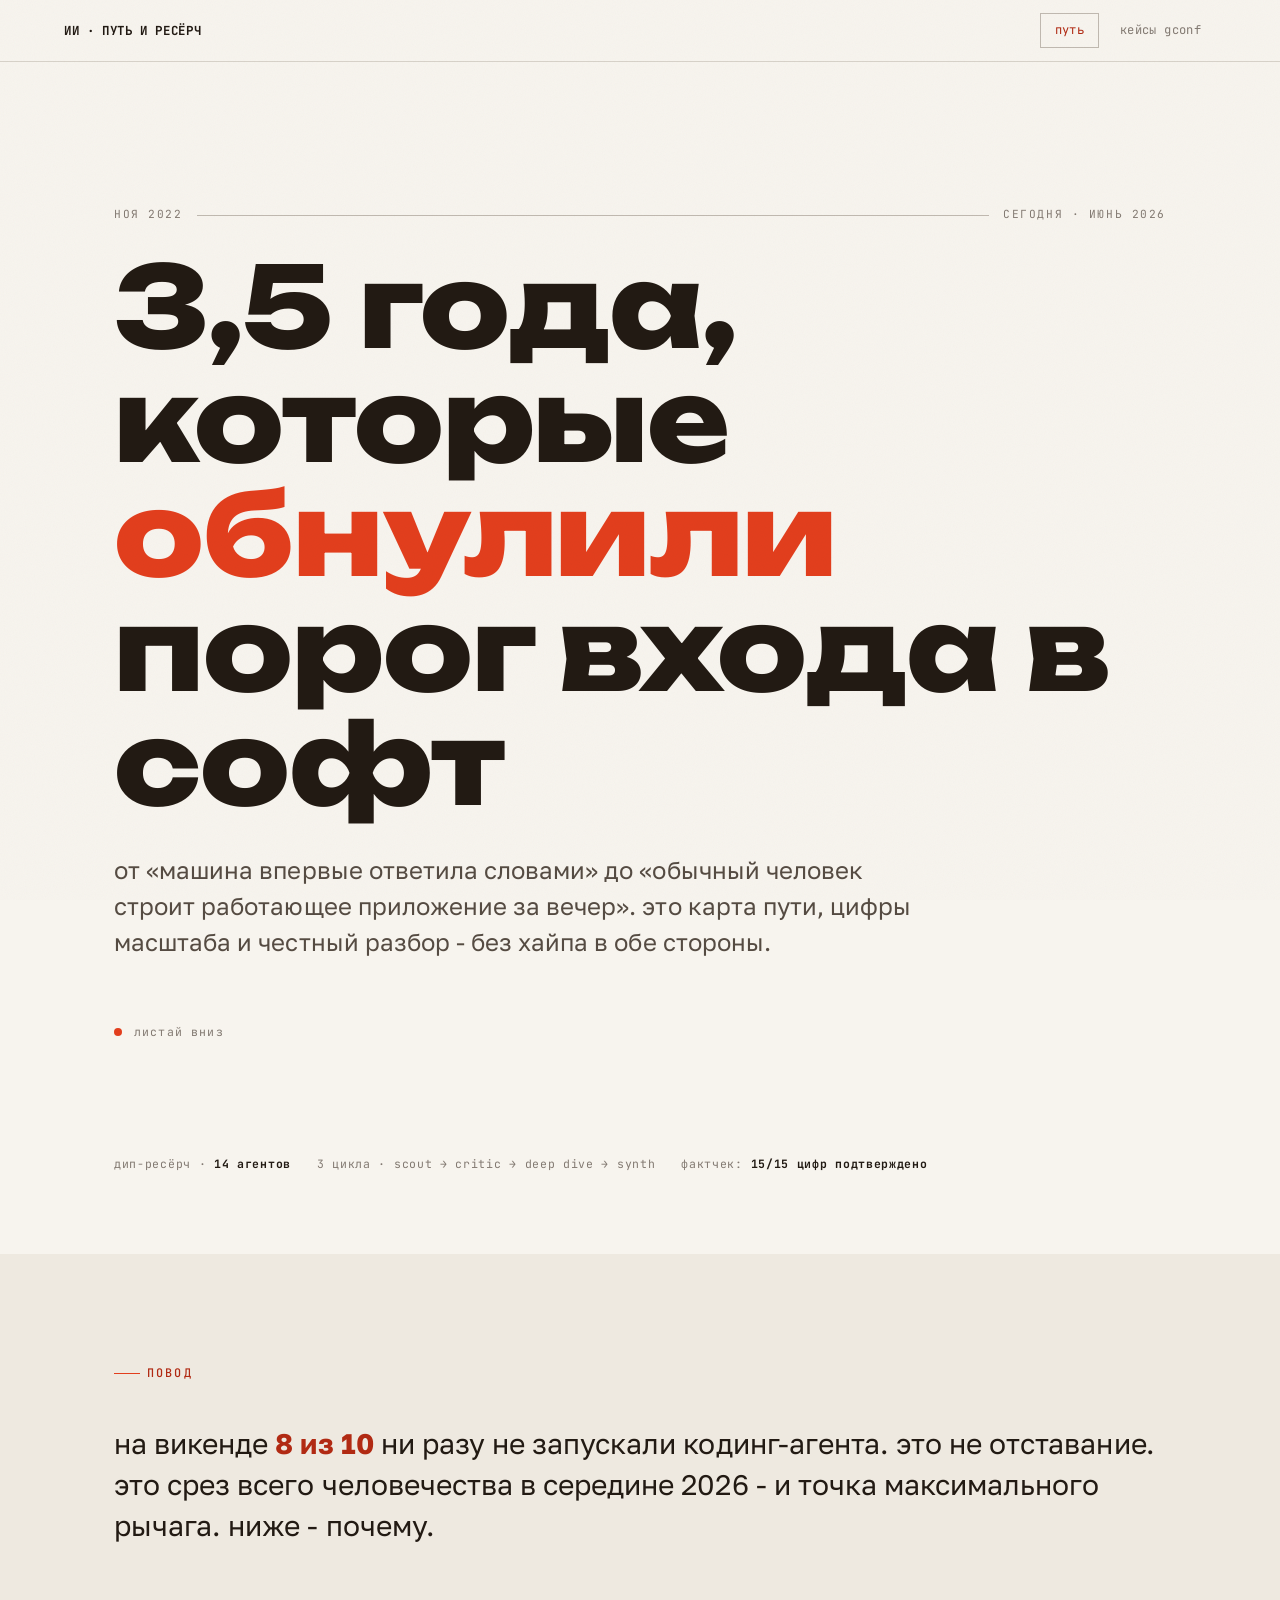
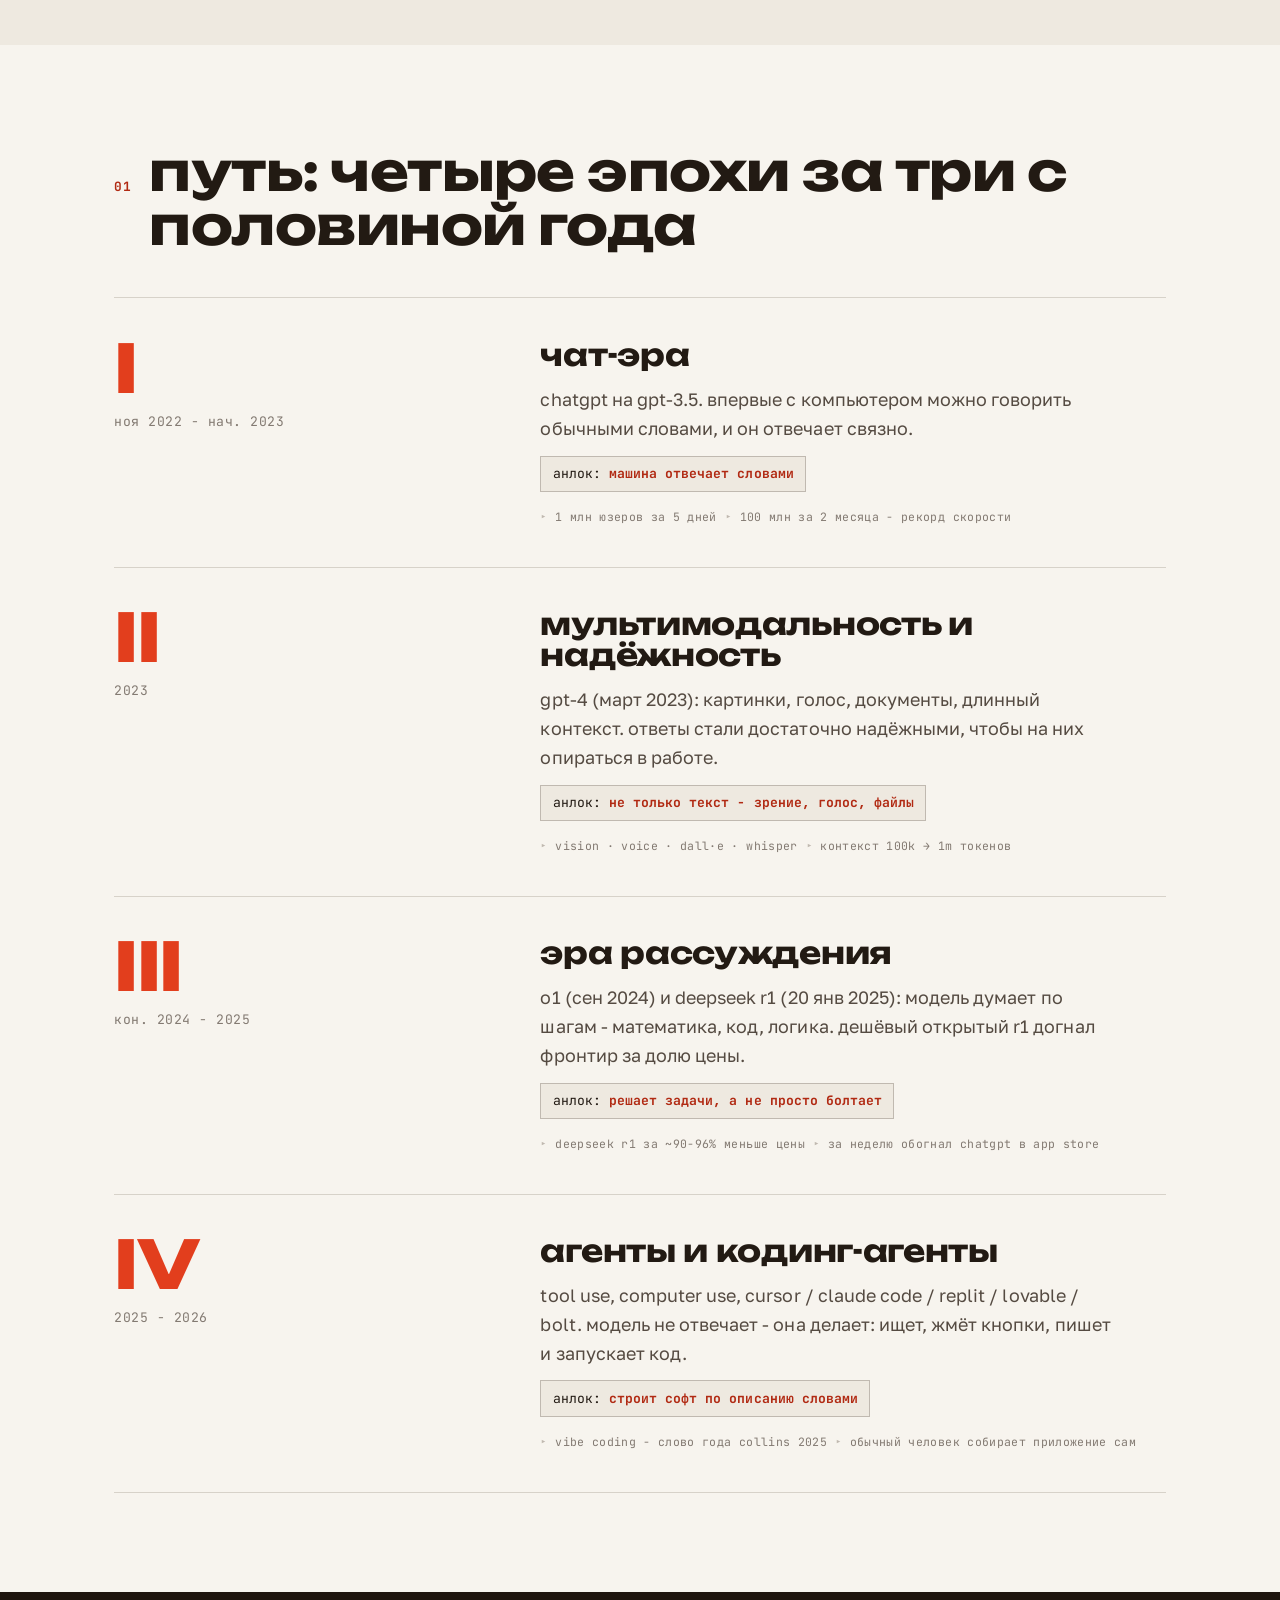
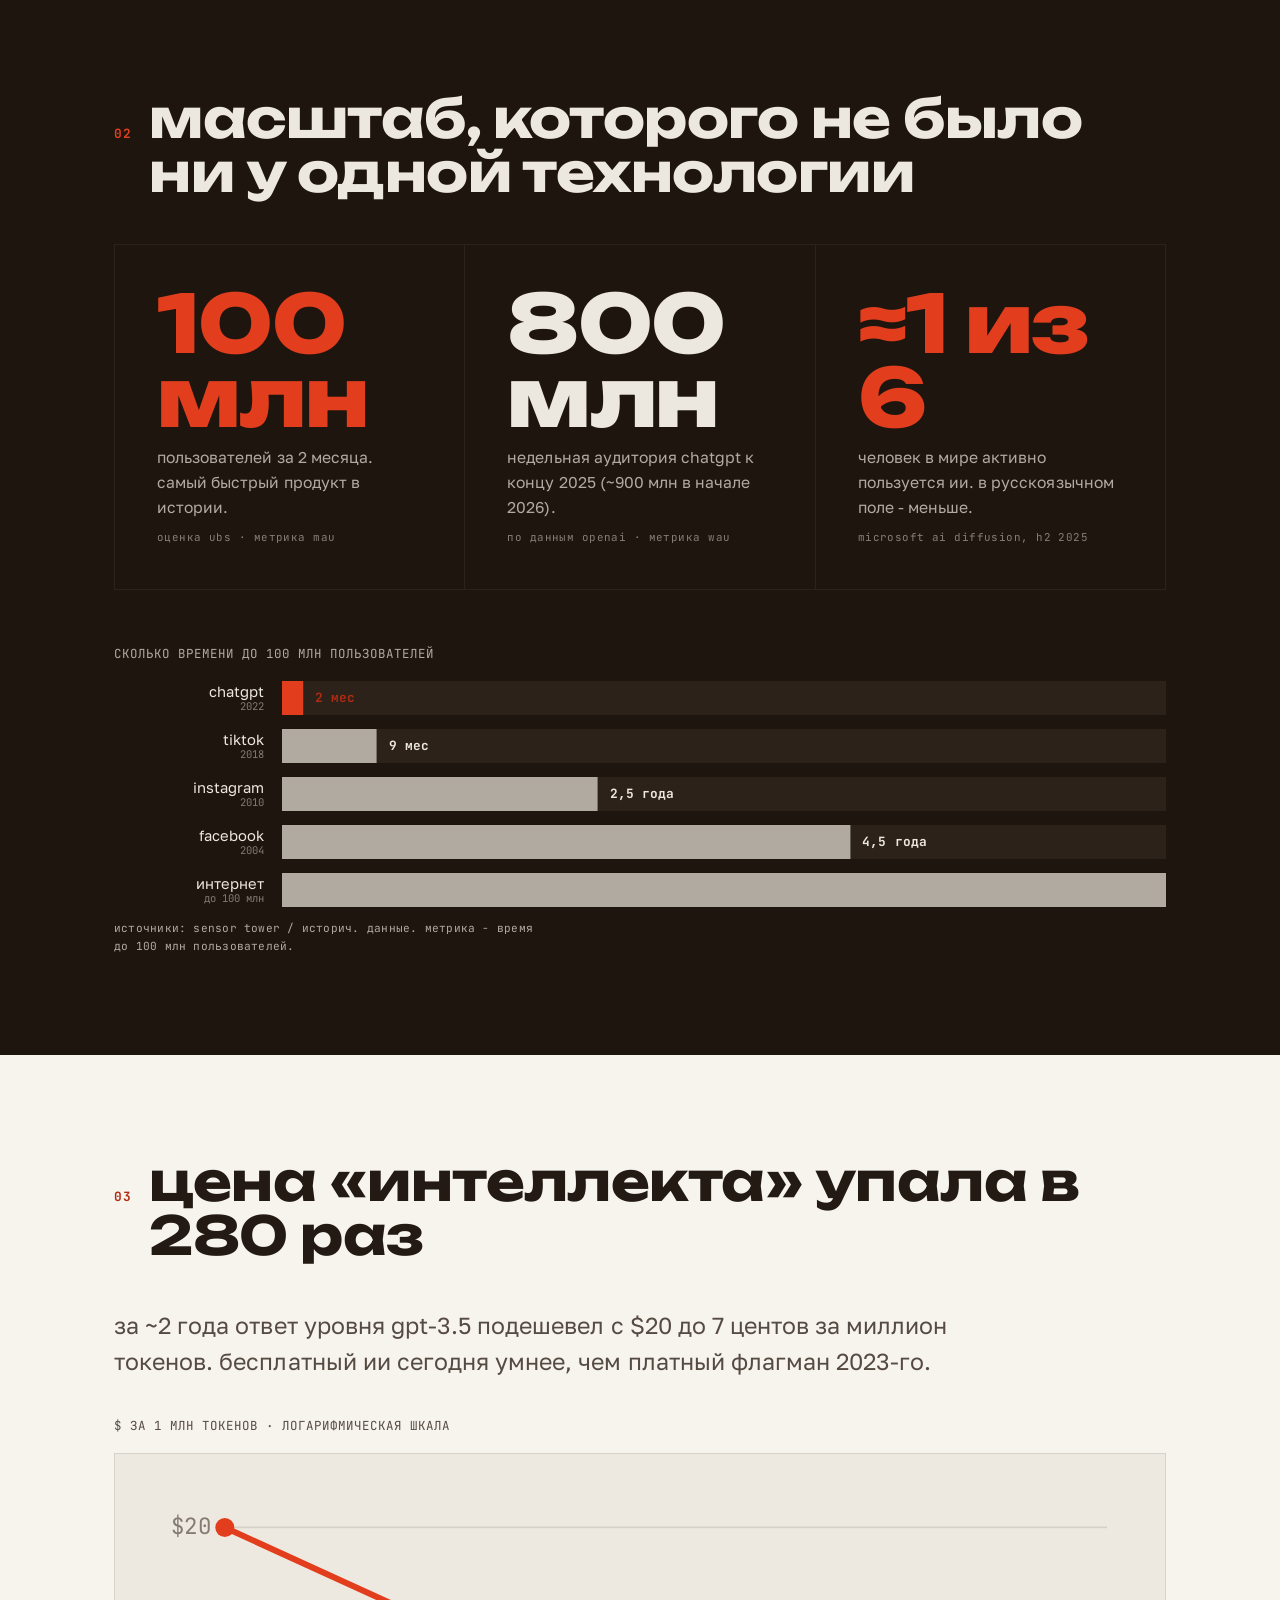
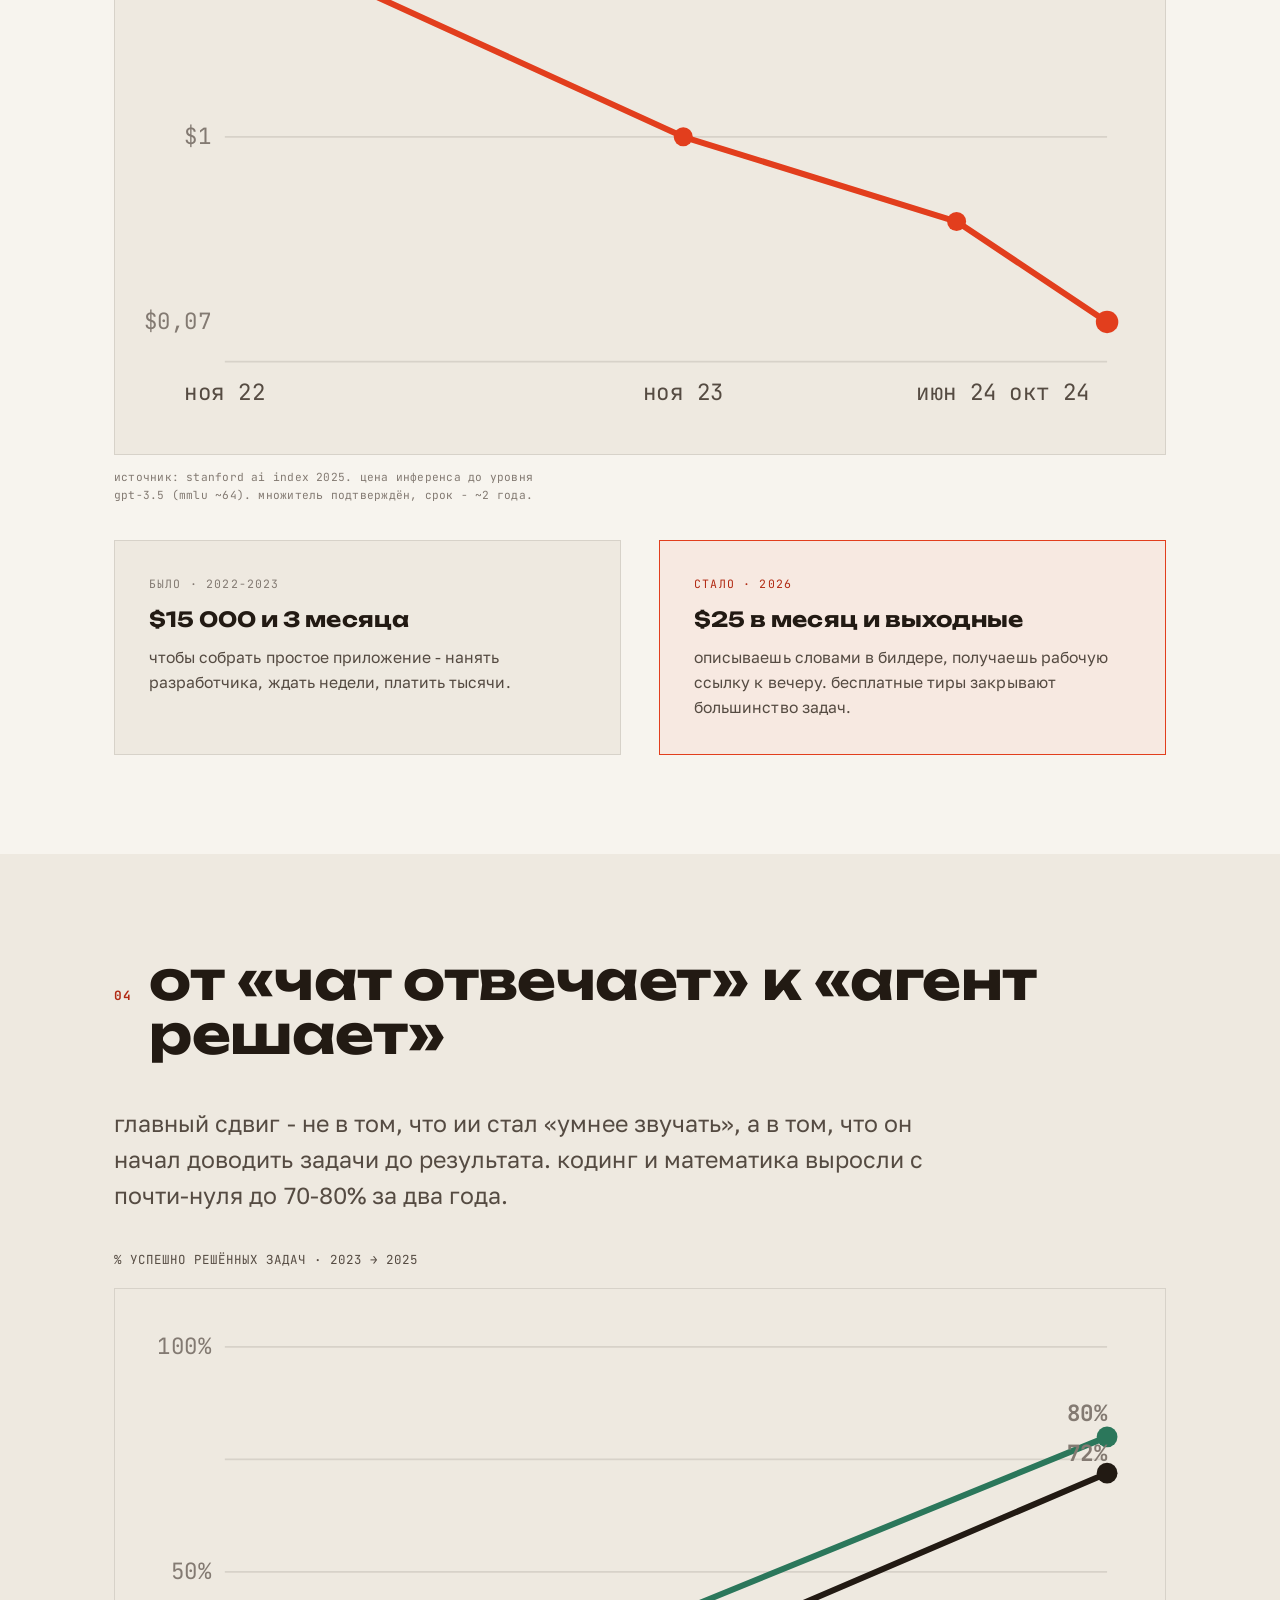
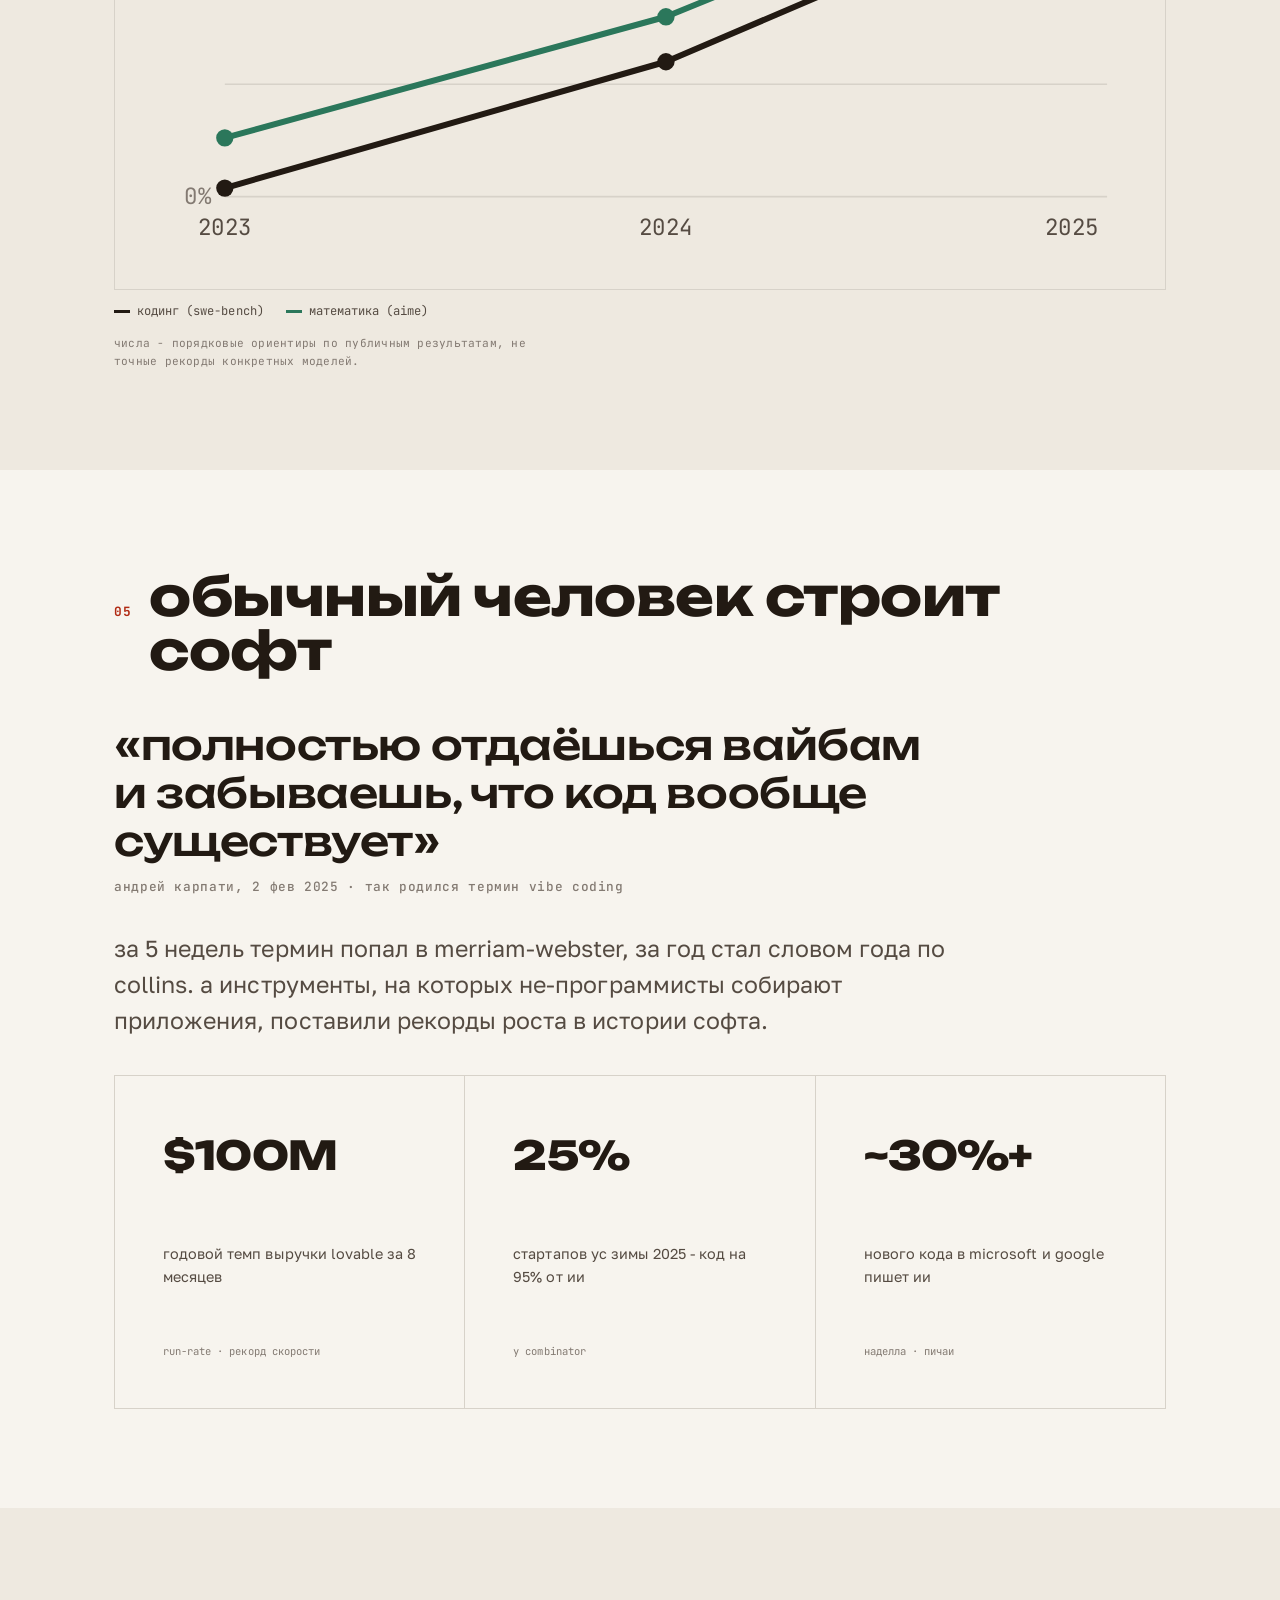
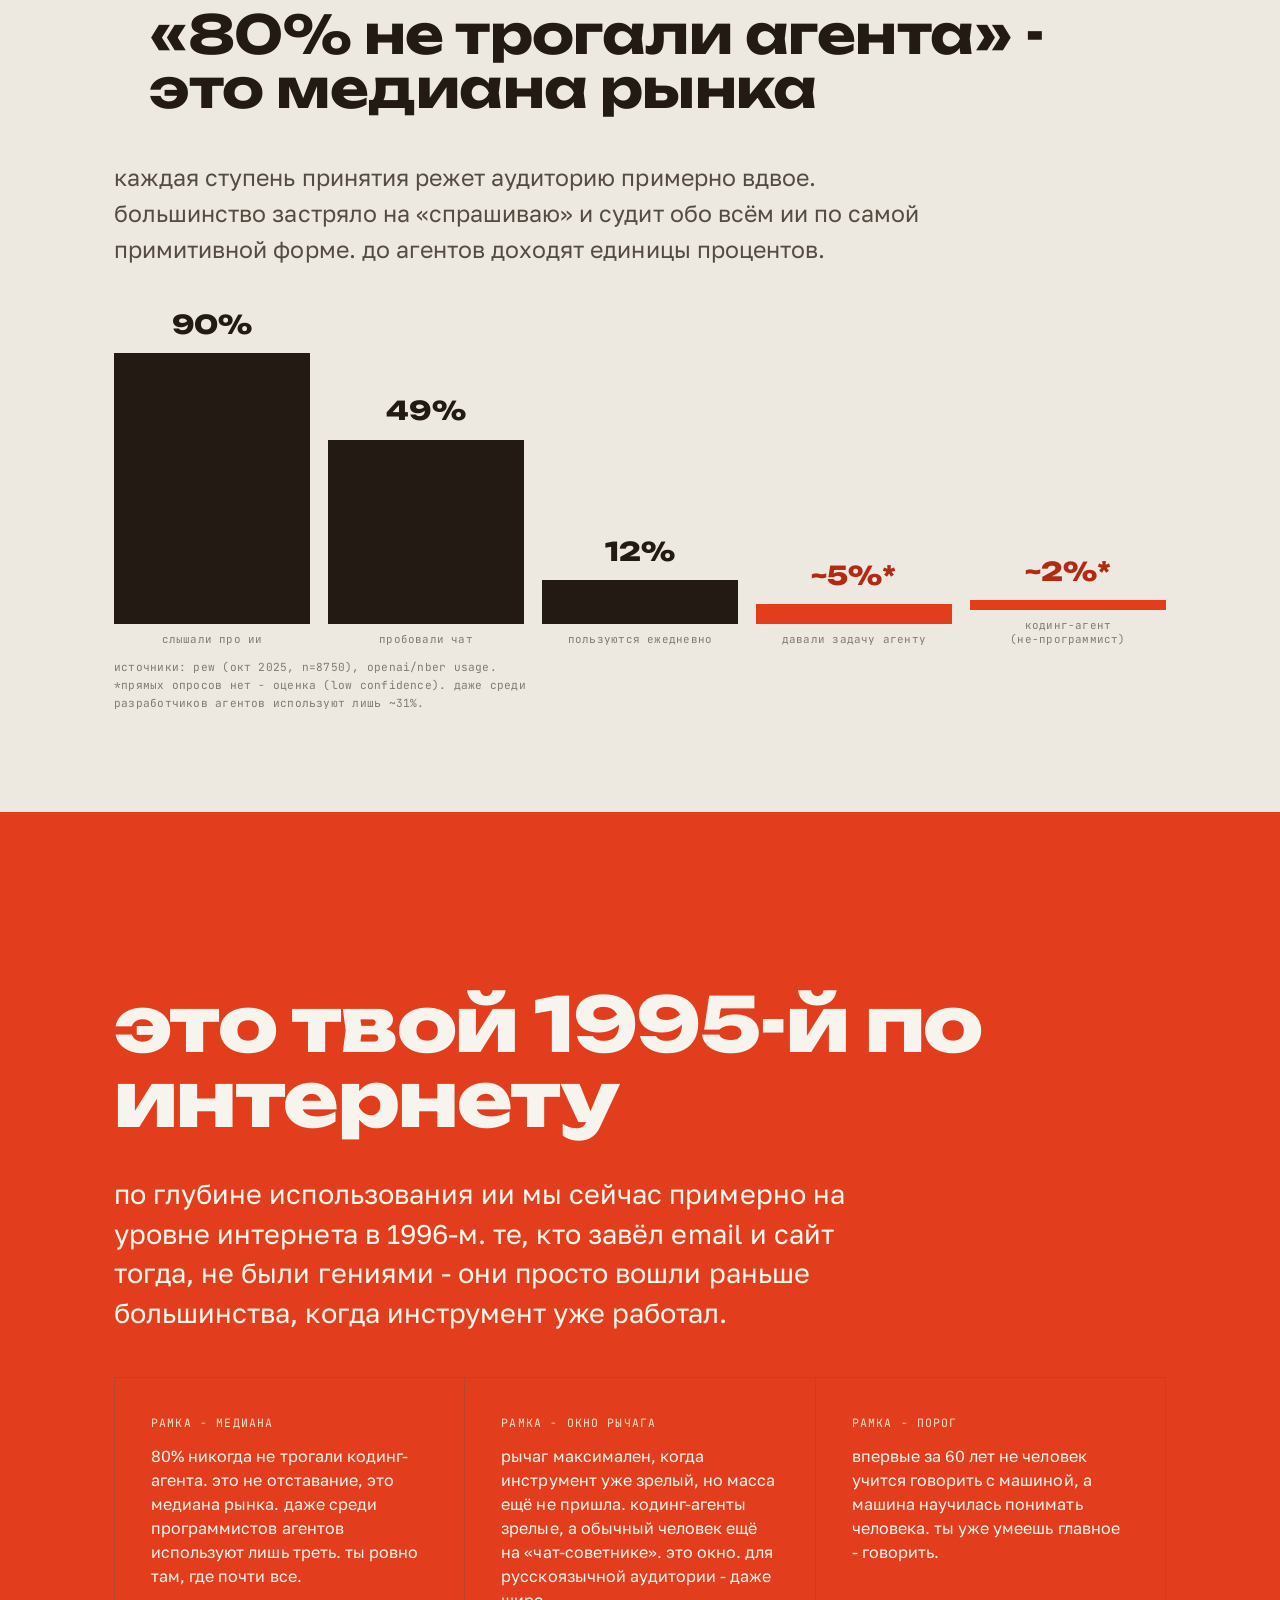
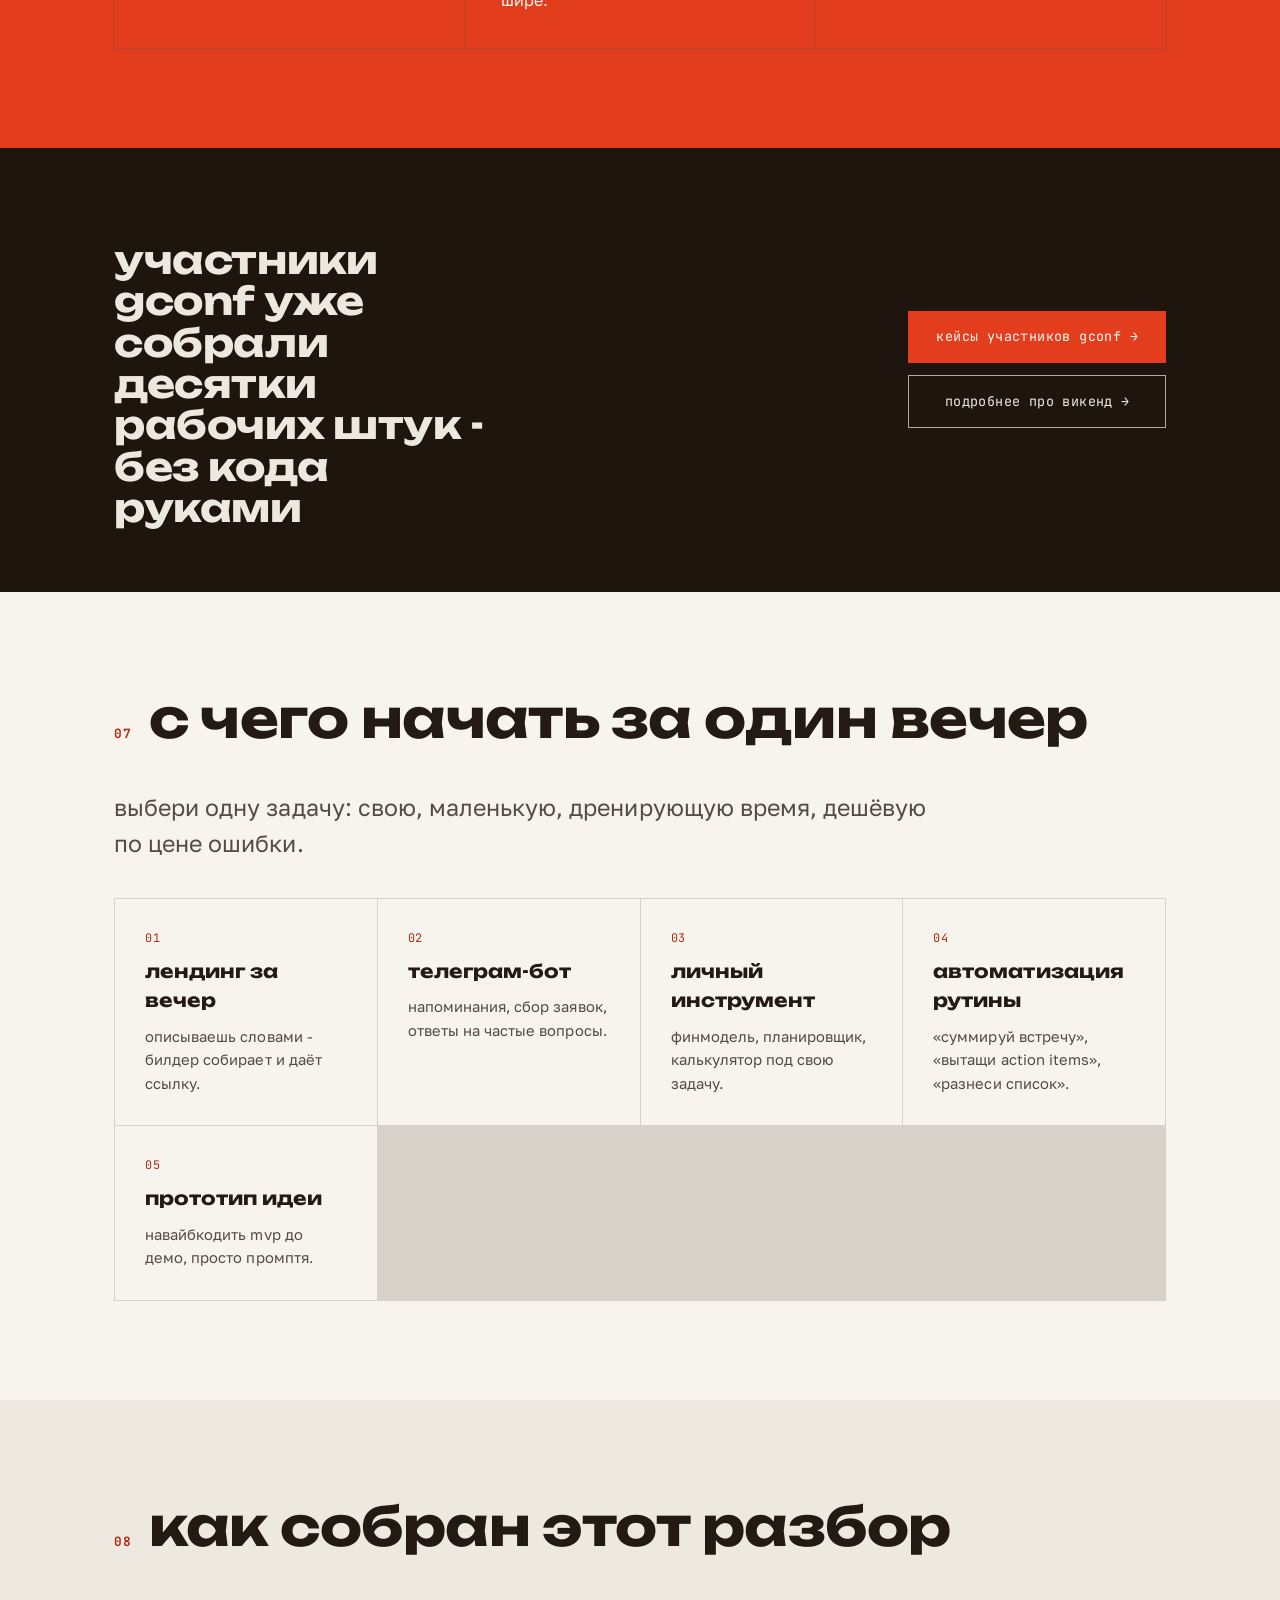
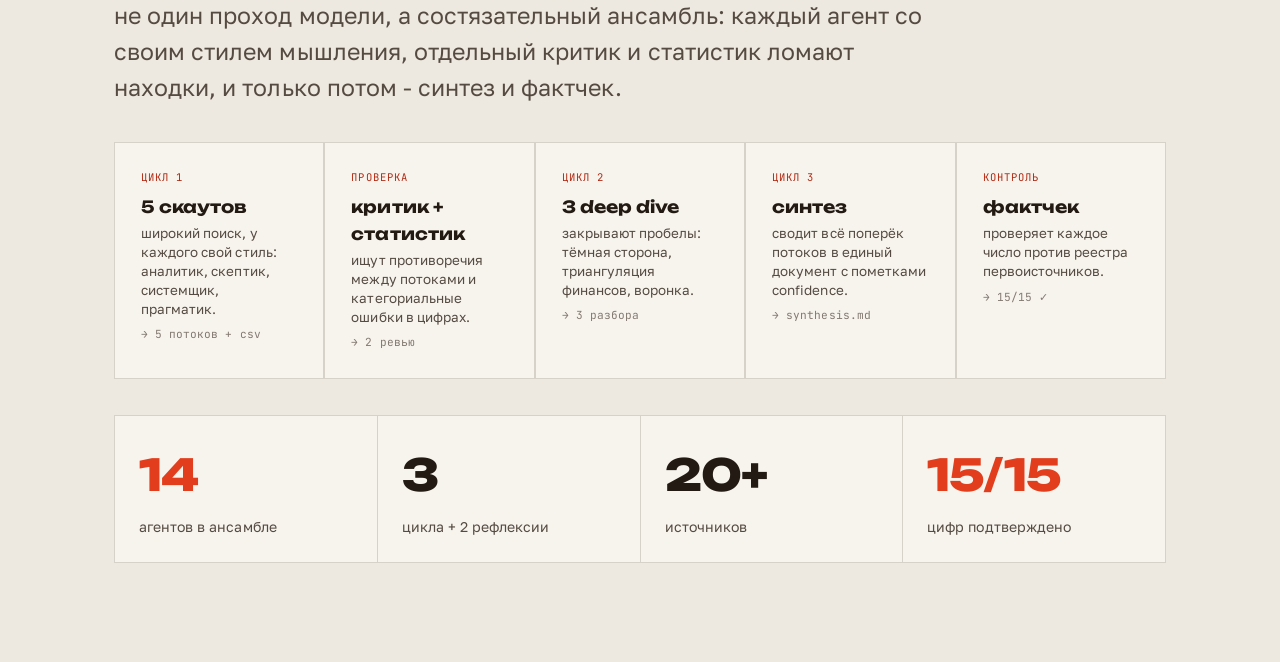
<file: index.html>
<!doctype html>
<html lang="ru">
<head>
<meta charset="utf-8">
<meta name="viewport" content="width=device-width, initial-scale=1">
<title>путь · 3,5 года ии - от чата к агенту</title>
<link rel="preconnect" href="https://fonts.googleapis.com">
<link rel="preconnect" href="https://fonts.gstatic.com" crossorigin>
<link href="https://fonts.googleapis.com/css2?family=Unbounded:wght@500;700;800&family=Golos+Text:wght@400;500;600;700&family=JetBrains+Mono:wght@400;500;700&display=swap" rel="stylesheet">
<link rel="stylesheet" href="style.css">
</head>
<body>
<nav class="topnav">
  <a class="brand" href="index.html">ии · путь и ресёрч</a>
  <div class="navlinks">
    <a href="index.html" class="active">путь</a>
    <a href="cases.html">кейсы gconf</a>
  </div>
</nav>

<!-- ============ HERO ============ -->
<header class="hero">
  <div class="wrap hero-grid">
    <div>
      <div class="axis r"><span>ноя 2022</span><span class="seg"></span><span>сегодня · июнь 2026</span></div>
      <h1 class="r d1">3,5 года, которые <em>обнулили</em> порог входа в софт</h1>
      <p class="dek r d2">от «машина впервые ответила словами» до «обычный человек строит работающее приложение за вечер». это карта пути, цифры масштаба и честный разбор - без хайпа в обе стороны.</p>
      <div class="scrollcue r d3"><span class="dot"></span>листай вниз</div>
    </div>
    <div class="provenance r d4">
      <span>дип-ресёрч · <b>14 агентов</b></span>
      <span>3 цикла · scout → critic → deep dive → synth</span>
      <span>фактчек: <b>15/15 цифр подтверждено</b></span>
    </div>
  </div>
</header>

<!-- ============ 00 ПРОЛОГ ============ -->
<section class="prologue">
  <div class="wrap">
    <div class="kicker r">повод</div>
    <p class="lead r d1" style="margin-top:1.4em">на викенде <strong>8 из 10</strong> ни разу не запускали кодинг-агента. это не отставание. это срез всего человечества в середине 2026 - и точка максимального рычага. ниже - почему.</p>
  </div>
</section>

<!-- ============ 01 ПУТЬ / ЭПОХИ ============ -->
<section>
  <div class="wrap">
    <div class="sec-head"><span class="sec-no r">01</span><h2 class="r d1">путь: четыре эпохи за три с половиной года</h2></div>
    <div class="epochs">
      <div class="epoch r">
        <div class="when"><span class="big">I</span>ноя 2022 - нач. 2023</div>
        <div>
          <h3>чат-эра</h3>
          <p>chatgpt на gpt-3.5. впервые с компьютером можно говорить обычными словами, и он отвечает связно.</p>
          <div class="unlock">анлок: <b>машина отвечает словами</b></div>
          <div class="marks"><span>1 млн юзеров за 5 дней</span><span>100 млн за 2 месяца - рекорд скорости</span></div>
        </div>
      </div>
      <div class="epoch r">
        <div class="when"><span class="big">II</span>2023</div>
        <div>
          <h3>мультимодальность и надёжность</h3>
          <p>gpt-4 (март 2023): картинки, голос, документы, длинный контекст. ответы стали достаточно надёжными, чтобы на них опираться в работе.</p>
          <div class="unlock">анлок: <b>не только текст - зрение, голос, файлы</b></div>
          <div class="marks"><span>vision · voice · dall·e · whisper</span><span>контекст 100k → 1m токенов</span></div>
        </div>
      </div>
      <div class="epoch r">
        <div class="when"><span class="big">III</span>кон. 2024 - 2025</div>
        <div>
          <h3>эра рассуждения</h3>
          <p>o1 (сен 2024) и deepseek r1 (20 янв 2025): модель думает по шагам - математика, код, логика. дешёвый открытый r1 догнал фронтир за долю цены.</p>
          <div class="unlock">анлок: <b>решает задачи, а не просто болтает</b></div>
          <div class="marks"><span>deepseek r1 за ~90-96% меньше цены</span><span>за неделю обогнал chatgpt в app store</span></div>
        </div>
      </div>
      <div class="epoch r">
        <div class="when"><span class="big">IV</span>2025 - 2026</div>
        <div>
          <h3>агенты и кодинг-агенты</h3>
          <p>tool use, computer use, cursor / claude code / replit / lovable / bolt. модель не отвечает - она делает: ищет, жмёт кнопки, пишет и запускает код.</p>
          <div class="unlock">анлок: <b>строит софт по описанию словами</b></div>
          <div class="marks"><span>vibe coding - слово года collins 2025</span><span>обычный человек собирает приложение сам</span></div>
        </div>
      </div>
    </div>
  </div>
</section>

<!-- ============ 02 МАСШТАБ (stat band) ============ -->
<section class="statband">
  <div class="wrap">
    <div class="sec-head"><span class="sec-no r" style="color:var(--ember)">02</span><h2 class="r d1" style="color:var(--on-band)">масштаб, которого не было ни у одной технологии</h2></div>
    <div class="grid r d1">
      <div class="statcell"><div class="num ember" data-count="100" data-suffix=" млн">0</div><div class="cap">пользователей за 2 месяца. самый быстрый продукт в истории.</div><div class="src">оценка ubs · метрика mau</div></div>
      <div class="statcell"><div class="num warm" data-count="800" data-suffix=" млн">0</div><div class="cap">недельная аудитория chatgpt к концу 2025 (~900 млн в начале 2026).</div><div class="src">по данным openai · метрика wau</div></div>
      <div class="statcell"><div class="num ember" data-count="1" data-prefix="≈" data-suffix=" из 6">0</div><div class="cap">человек в мире активно пользуется ии. в русскоязычном поле - меньше.</div><div class="src">microsoft ai diffusion, h2 2025</div></div>
    </div>

    <div class="chartwrap r" style="margin-top:clamp(40px,6vh,72px)">
      <div class="chart-title" style="color:var(--on-band-soft)">сколько времени до 100 млн пользователей</div>
      <div class="hbars" id="bars100">
        <div class="hbar hi" style="--w:0.024;--wp:2.4%"><div class="lab" style="color:var(--on-band)">chatgpt<small>2022</small></div><div class="track" style="background:var(--band-2)"><div class="fill"></div><div class="val">2 мес</div></div></div>
        <div class="hbar" style="--w:0.107;--wp:10.7%"><div class="lab" style="color:var(--on-band)">tiktok<small>2018</small></div><div class="track" style="background:var(--band-2)"><div class="fill" style="background:var(--on-band-soft)"></div><div class="val" style="color:var(--on-band)">9 мес</div></div></div>
        <div class="hbar" style="--w:0.357;--wp:35.7%"><div class="lab" style="color:var(--on-band)">instagram<small>2010</small></div><div class="track" style="background:var(--band-2)"><div class="fill" style="background:var(--on-band-soft)"></div><div class="val" style="color:var(--on-band)">2,5 года</div></div></div>
        <div class="hbar" style="--w:0.643;--wp:64.3%"><div class="lab" style="color:var(--on-band)">facebook<small>2004</small></div><div class="track" style="background:var(--band-2)"><div class="fill" style="background:var(--on-band-soft)"></div><div class="val" style="color:var(--on-band)">4,5 года</div></div></div>
        <div class="hbar" style="--w:1;--wp:100%"><div class="lab" style="color:var(--on-band)">интернет<small>до 100 млн</small></div><div class="track" style="background:var(--band-2)"><div class="fill" style="background:var(--on-band-soft)"></div><div class="val" style="color:var(--on-band)">~7 лет</div></div></div>
      </div>
      <div class="chart-note" style="color:var(--on-band-soft)">источники: sensor tower / историч. данные. метрика - время до 100 млн пользователей.</div>
    </div>
  </div>
</section>

<!-- ============ 03 ОБВАЛ ЦЕНЫ ============ -->
<section>
  <div class="wrap">
    <div class="sec-head"><span class="sec-no r">03</span><h2 class="r d1">цена «интеллекта» упала в 280 раз</h2></div>
    <p class="lead r d1">за ~2 года ответ уровня gpt-3.5 подешевел с $20 до 7 центов за миллион токенов. бесплатный ии сегодня умнее, чем платный флагман 2023-го.</p>
    <div class="chartwrap r d2">
      <div class="chart-title">$ за 1 млн токенов · логарифмическая шкала</div>
      <svg class="svgchart" id="priceChart" viewBox="0 0 600 340" role="img" aria-label="график падения цены за токены">
        <line class="grid" x1="60" y1="39" x2="570" y2="39"/>
        <line class="grid" x1="60" y1="160" x2="570" y2="160"/>
        <line class="grid" x1="60" y1="290" x2="570" y2="290"/>
        <text x="52" y="43" text-anchor="end">$20</text>
        <text x="52" y="164" text-anchor="end">$1</text>
        <text x="52" y="271" text-anchor="end">$0,07</text>
        <polyline class="path-line dash" style="--len:560" stroke="var(--ember)" points="60,39 325,160 483,209 570,267"/>
        <circle class="dot" cx="60" cy="39" r="5.5" fill="var(--ember)"/>
        <circle class="dot" cx="325" cy="160" r="5.5" fill="var(--ember)"/>
        <circle class="dot" cx="483" cy="209" r="5.5" fill="var(--ember)"/>
        <circle class="dot" cx="570" cy="267" r="6.5" fill="var(--ember)"/>
        <text class="ptlab axislab" x="60" y="312" text-anchor="middle">ноя 22</text>
        <text class="ptlab axislab" x="325" y="312" text-anchor="middle">ноя 23</text>
        <text class="ptlab axislab" x="483" y="312" text-anchor="middle">июн 24</text>
        <text class="ptlab axislab" x="560" y="312" text-anchor="end">окт 24</text>
      </svg>
      <div class="chart-note">источник: stanford ai index 2025. цена инференса до уровня gpt-3.5 (mmlu ~64). множитель подтверждён, срок - ~2 года.</div>
    </div>
    <div class="duo r d2">
      <div class="box"><div class="tag">было · 2022-2023</div><h4>$15 000 и 3 месяца</h4><p>чтобы собрать простое приложение - нанять разработчика, ждать недели, платить тысячи.</p></div>
      <div class="box now"><div class="tag">стало · 2026</div><h4>$25 в месяц и выходные</h4><p>описываешь словами в билдере, получаешь рабочую ссылку к вечеру. бесплатные тиры закрывают большинство задач.</p></div>
    </div>
  </div>
</section>

<!-- ============ 04 СКАЧОК ВОЗМОЖНОСТЕЙ ============ -->
<section style="background:var(--paper-2)">
  <div class="wrap">
    <div class="sec-head"><span class="sec-no r">04</span><h2 class="r d1">от «чат отвечает» к «агент решает»</h2></div>
    <p class="lead r d1">главный сдвиг - не в том, что ии стал «умнее звучать», а в том, что он начал доводить задачи до результата. кодинг и математика выросли с почти-нуля до 70-80% за два года.</p>
    <div class="chartwrap r d2">
      <div class="chart-title">% успешно решённых задач · 2023 → 2025</div>
      <svg class="svgchart" id="capChart" viewBox="0 0 600 340" role="img" aria-label="график роста возможностей">
        <line class="grid" x1="60" y1="30" x2="570" y2="30"/>
        <line class="grid" x1="60" y1="95" x2="570" y2="95"/>
        <line class="grid" x1="60" y1="160" x2="570" y2="160"/>
        <line class="grid" x1="60" y1="225" x2="570" y2="225"/>
        <line class="grid" x1="60" y1="290" x2="570" y2="290"/>
        <text x="52" y="34" text-anchor="end">100%</text>
        <text x="52" y="164" text-anchor="end">50%</text>
        <text x="52" y="294" text-anchor="end">0%</text>
        <polyline class="path-line dash" style="--len:560" stroke="var(--ink)" points="60,285 315,212 570,103"/>
        <polyline class="path-line dash" style="--len:560" stroke="var(--pine)" points="60,256 315,186 570,82"/>
        <circle class="dot" cx="60" cy="285" r="5" fill="var(--ink)"/><circle class="dot" cx="315" cy="212" r="5" fill="var(--ink)"/><circle class="dot" cx="570" cy="103" r="6" fill="var(--ink)"/>
        <circle class="dot" cx="60" cy="256" r="5" fill="var(--pine)"/><circle class="dot" cx="315" cy="186" r="5" fill="var(--pine)"/><circle class="dot" cx="570" cy="82" r="6" fill="var(--pine)"/>
        <text class="ptlab" x="570" y="96" text-anchor="end" fill="var(--ink)" font-weight="700">72%</text>
        <text class="ptlab" x="570" y="73" text-anchor="end" fill="var(--pine)" font-weight="700">80%</text>
        <text class="ptlab axislab" x="60" y="312" text-anchor="middle">2023</text>
        <text class="ptlab axislab" x="315" y="312" text-anchor="middle">2024</text>
        <text class="ptlab axislab" x="565" y="312" text-anchor="end">2025</text>
      </svg>
      <div class="legend"><span><i style="background:var(--ink)"></i>кодинг (swe-bench)</span><span><i style="background:var(--pine)"></i>математика (aime)</span></div>
      <div class="chart-note">числа - порядковые ориентиры по публичным результатам, не точные рекорды конкретных моделей.</div>
    </div>
  </div>
</section>

<!-- ============ 05 VIBE CODING ============ -->
<section>
  <div class="wrap">
    <div class="sec-head"><span class="sec-no r">05</span><h2 class="r d1">обычный человек строит софт</h2></div>
    <blockquote class="quote r d1">«полностью отдаёшься вайбам и забываешь, что код вообще существует»<span class="by">андрей карпати, 2 фев 2025 · так родился термин vibe coding</span></blockquote>
    <p class="lead r d2" style="margin-top:1.6em">за 5 недель термин попал в merriam-webster, за год стал словом года по collins. а инструменты, на которых не-программисты собирают приложения, поставили рекорды роста в истории софта.</p>
    <div class="growth r d2">
      <div><div class="g-num">$100M</div><div class="g-lab">годовой темп выручки lovable за 8 месяцев</div><div class="g-src">run-rate · рекорд скорости</div></div>
      <div><div class="g-num">25%</div><div class="g-lab">стартапов yc зимы 2025 - код на 95% от ии</div><div class="g-src">y combinator</div></div>
      <div><div class="g-num">~30%+</div><div class="g-lab">нового кода в microsoft и google пишет ии</div><div class="g-src">наделла · пичаи</div></div>
    </div>
  </div>
</section>

<!-- ============ 06 ВОРОНКА ============ -->
<section style="background:var(--paper-2)">
  <div class="wrap">
    <div class="sec-head"><span class="sec-no r">06</span><h2 class="r d1">«80% не трогали агента» - это медиана рынка</h2></div>
    <p class="lead r d1">каждая ступень принятия режет аудиторию примерно вдвое. большинство застряло на «спрашиваю» и судит обо всём ии по самой примитивной форме. до агентов доходят единицы процентов.</p>
    <div class="funnel r d2" id="funnel">
      <div class="fcol f1"><div class="fval">90%</div><div class="bar" style="height:100%"></div><div class="flab">слышали про ии</div></div>
      <div class="fcol f2"><div class="fval">49%</div><div class="bar" style="height:54%"></div><div class="flab">пробовали чат</div></div>
      <div class="fcol f3"><div class="fval">12%</div><div class="bar" style="height:13%"></div><div class="flab">пользуются ежедневно</div></div>
      <div class="fcol f4 hi"><div class="fval">~5%*</div><div class="bar" style="height:6%"></div><div class="flab">давали задачу агенту</div></div>
      <div class="fcol f5 hi"><div class="fval">~2%*</div><div class="bar" style="height:3%"></div><div class="flab">кодинг-агент<br>(не-программист)</div></div>
    </div>
    <div class="chart-note r d2">источники: pew (окт 2025, n=8750), openai/nber usage. *прямых опросов нет - оценка (low confidence). даже среди разработчиков агентов используют лишь ~31%.</div>
  </div>
</section>

<!-- ============ 07 ВЫ НЕ ОПОЗДАЛИ ============ -->
<section class="notlate">
  <div class="wrap">
    <div class="kicker r">рамка</div>
    <h2 class="r d1" style="margin-top:0.6em">это твой 1995-й по интернету</h2>
    <p class="big-state r d1">по глубине использования ии мы сейчас примерно на уровне интернета в 1996-м. те, кто завёл email и сайт тогда, не были гениями - они просто вошли раньше большинства, когда инструмент уже работал.</p>
    <div class="frames">
      <div class="frame r"><div class="ft">рамка - медиана</div><p>80% никогда не трогали кодинг-агента. это не отставание, это медиана рынка. даже среди программистов агентов используют лишь треть. ты ровно там, где почти все.</p></div>
      <div class="frame r d1"><div class="ft">рамка - окно рычага</div><p>рычаг максимален, когда инструмент уже зрелый, но масса ещё не пришла. кодинг-агенты зрелые, а обычный человек ещё на «чат-советнике». это окно. для русскоязычной аудитории - даже шире.</p></div>
      <div class="frame r d2"><div class="ft">рамка - порог</div><p>впервые за 60 лет не человек учится говорить с машиной, а машина научилась понимать человека. ты уже умеешь главное - говорить.</p></div>
    </div>
  </div>
</section>

<!-- ============ MID CTA -> кейсы gconf ============ -->
<section class="midcta">
  <div class="wrap">
    <div class="mc-text">
      <div class="mc-kicker r">пруф, а не теория</div>
      <h2 class="r d1">участники gconf уже собрали десятки рабочих штук - без кода руками</h2>
    </div>
    <div class="mc-actions r d2">
      <a href="cases.html">кейсы участников gconf →</a>
      <a class="secondary" href="https://t.me/gptlovers/1009" target="_blank" rel="noopener">подробнее про викенд →</a>
    </div>
  </div>
</section>

<!-- ============ 07 ПЕРВЫЕ ЮЗКЕЙСЫ ============ -->
<section class="usecases">
  <div class="wrap">
    <div class="sec-head"><span class="sec-no r">07</span><h2 class="r d1">с чего начать за один вечер</h2></div>
    <p class="lead r d1">выбери одну задачу: свою, маленькую, дренирующую время, дешёвую по цене ошибки.</p>
    <div class="uc-list r d2">
      <div class="uc"><div class="uci">01</div><h4>лендинг за вечер</h4><p>описываешь словами - билдер собирает и даёт ссылку.</p></div>
      <div class="uc"><div class="uci">02</div><h4>телеграм-бот</h4><p>напоминания, сбор заявок, ответы на частые вопросы.</p></div>
      <div class="uc"><div class="uci">03</div><h4>личный инструмент</h4><p>финмодель, планировщик, калькулятор под свою задачу.</p></div>
      <div class="uc"><div class="uci">04</div><h4>автоматизация рутины</h4><p>«суммируй встречу», «вытащи action items», «разнеси список».</p></div>
      <div class="uc"><div class="uci">05</div><h4>прототип идеи</h4><p>навайбкодить mvp до демо, просто промптя.</p></div>
    </div>
  </div>
</section>

<!-- ============ 08 КАК СДЕЛАН РЕСЁРЧ ============ -->
<section class="method">
  <div class="wrap">
    <div class="sec-head"><span class="sec-no r">08</span><h2 class="r d1">как собран этот разбор</h2></div>
    <p class="lead r d1">не один проход модели, а состязательный ансамбль: каждый агент со своим стилем мышления, отдельный критик и статистик ломают находки, и только потом - синтез и фактчек.</p>
    <div class="pipeline r d2">
      <div class="stage"><div class="sn">цикл 1</div><div class="st">5 скаутов</div><div class="sd">широкий поиск, у каждого свой стиль: аналитик, скептик, системщик, прагматик.</div><div class="sc">→ 5 потоков + csv</div></div>
      <div class="stage"><div class="sn">проверка</div><div class="st">критик + статистик</div><div class="sd">ищут противоречия между потоками и категориальные ошибки в цифрах.</div><div class="sc">→ 2 ревью</div></div>
      <div class="stage"><div class="sn">цикл 2</div><div class="st">3 deep dive</div><div class="sd">закрывают пробелы: тёмная сторона, триангуляция финансов, воронка.</div><div class="sc">→ 3 разбора</div></div>
      <div class="stage"><div class="sn">цикл 3</div><div class="st">синтез</div><div class="sd">сводит всё поперёк потоков в единый документ с пометками confidence.</div><div class="sc">→ synthesis.md</div></div>
      <div class="stage"><div class="sn">контроль</div><div class="st">фактчек</div><div class="sd">проверяет каждое число против реестра первоисточников.</div><div class="sc">→ 15/15 ✓</div></div>
    </div>
    <div class="method-stats r d2">
      <div class="ms"><div class="v ember">14</div><div class="l">агентов в ансамбле</div></div>
      <div class="ms"><div class="v">3</div><div class="l">цикла + 2 рефлексии</div></div>
      <div class="ms"><div class="v">20+</div><div class="l">источников</div></div>
      <div class="ms"><div class="v ember">15/15</div><div class="l">цифр подтверждено</div></div>
    </div>
  </div>
</section>

<script>
(function(){
  var rm = window.matchMedia && window.matchMedia('(prefers-reduced-motion: reduce)').matches;

  // count-up
  function countUp(el){
    var target = parseFloat(el.getAttribute('data-count'));
    var pre = el.getAttribute('data-prefix')||'';
    var suf = el.getAttribute('data-suffix')||'';
    if(rm){ el.textContent = pre+target+suf; return; }
    var dur = 1400, start = null;
    function step(ts){
      if(!start) start = ts;
      var p = Math.min((ts-start)/dur,1);
      var eased = 1 - Math.pow(1-p,4);
      var val = target<10 ? (Math.round(eased*target*10)/10) : Math.round(eased*target);
      el.textContent = pre + val + suf;
      if(p<1) requestAnimationFrame(step);
      else el.textContent = pre+target+suf;
    }
    requestAnimationFrame(step);
  }

  var io = new IntersectionObserver(function(entries){
    entries.forEach(function(e){
      if(!e.isIntersecting) return;
      var t = e.target;
      t.classList.add('in');
      if(t.querySelectorAll){
        t.querySelectorAll('[data-count]').forEach(countUp);
      }
      if(t.hasAttribute && t.hasAttribute('data-count')) countUp(t);
      io.unobserve(t);
    });
  },{threshold:0.18, rootMargin:'0px 0px -8% 0px'});

  document.querySelectorAll('.r, #bars100 .hbar, #funnel, #priceChart, #capChart, .statband .grid').forEach(function(el){ io.observe(el); });
})();
</script>
</body>
</html>
</file>
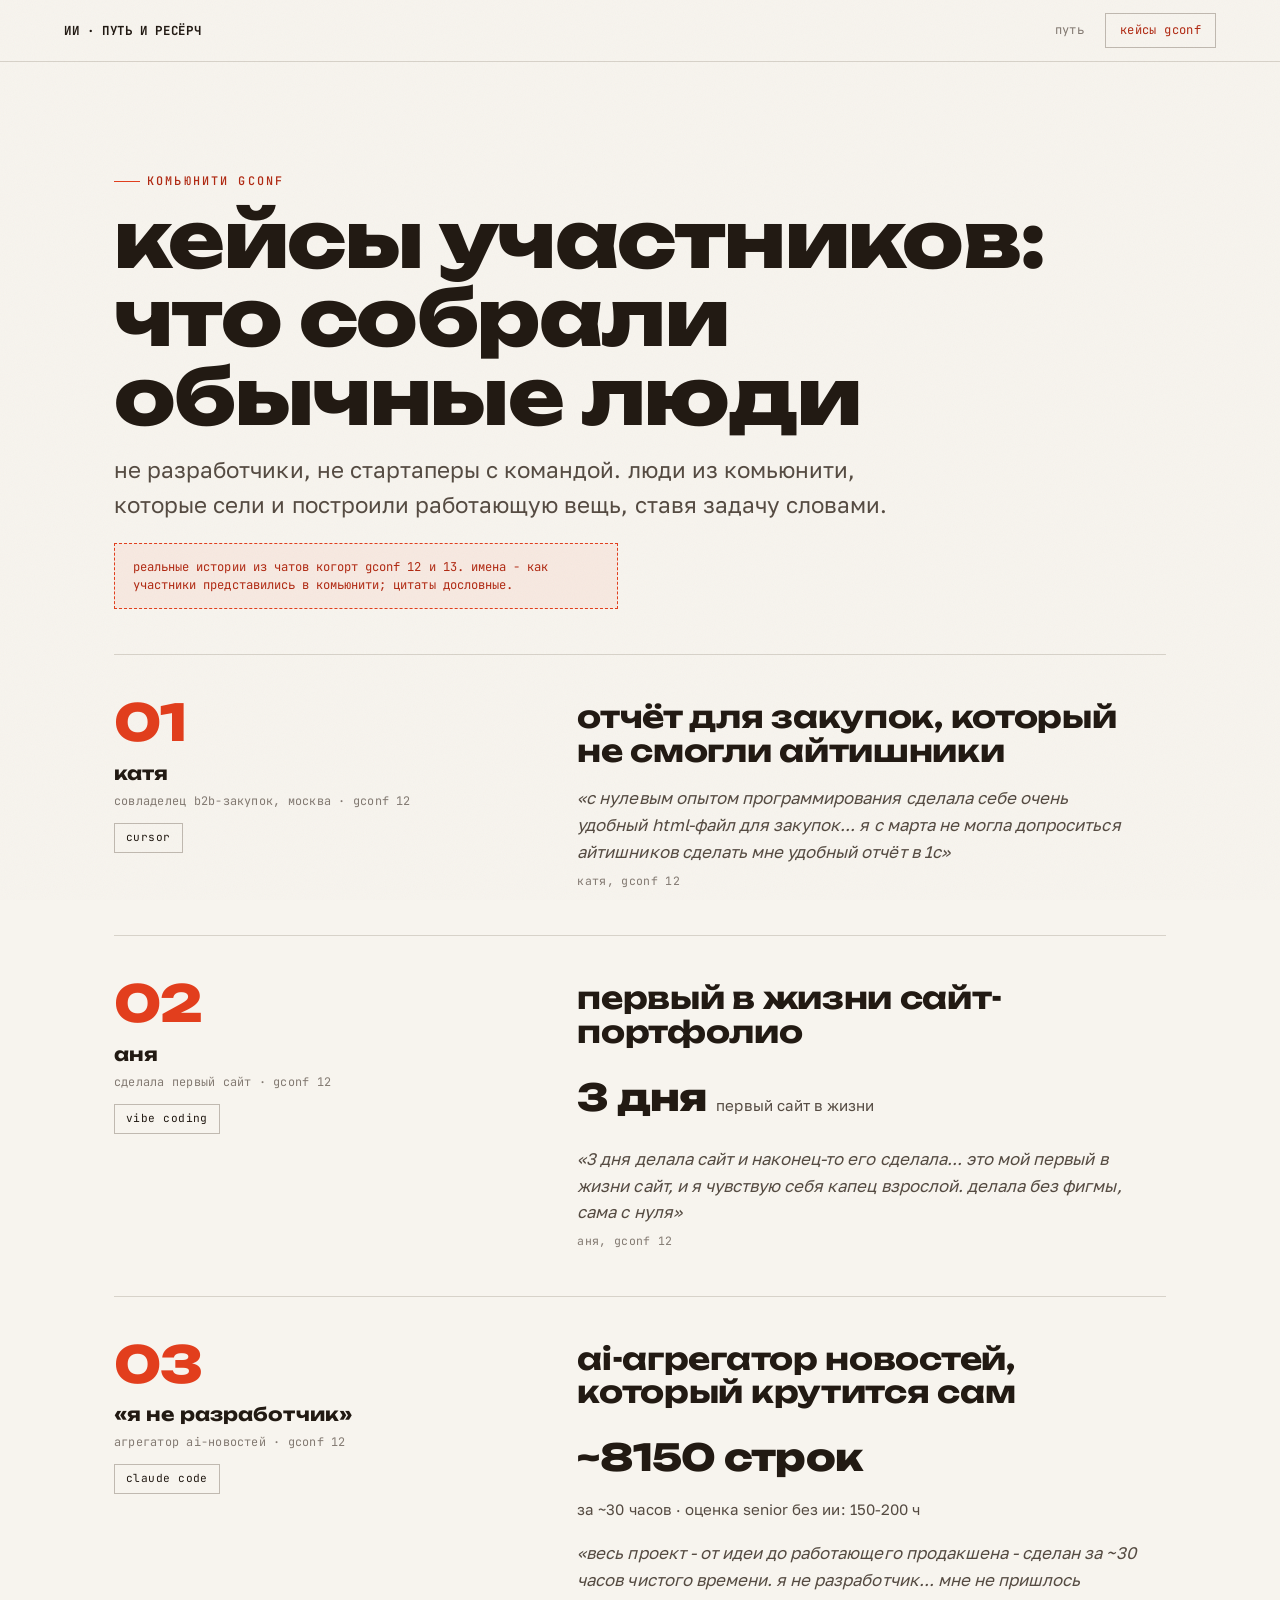
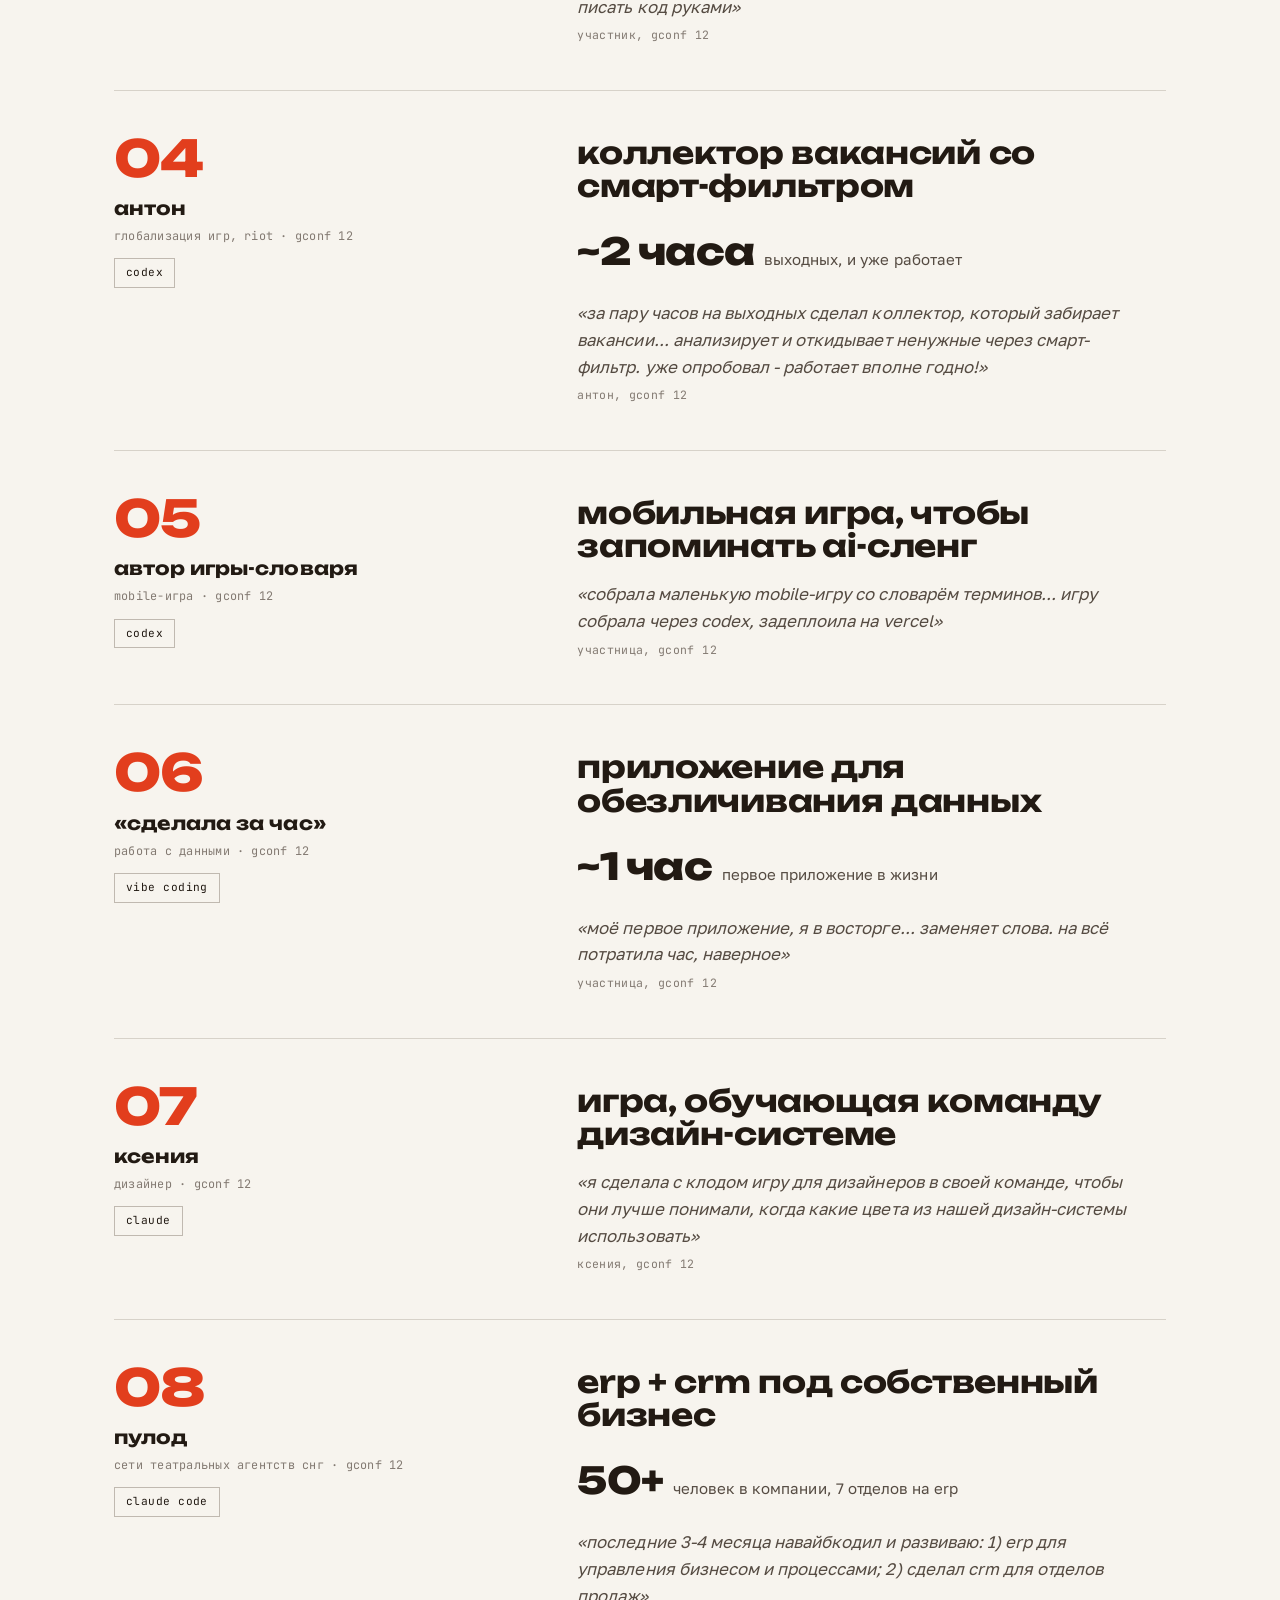
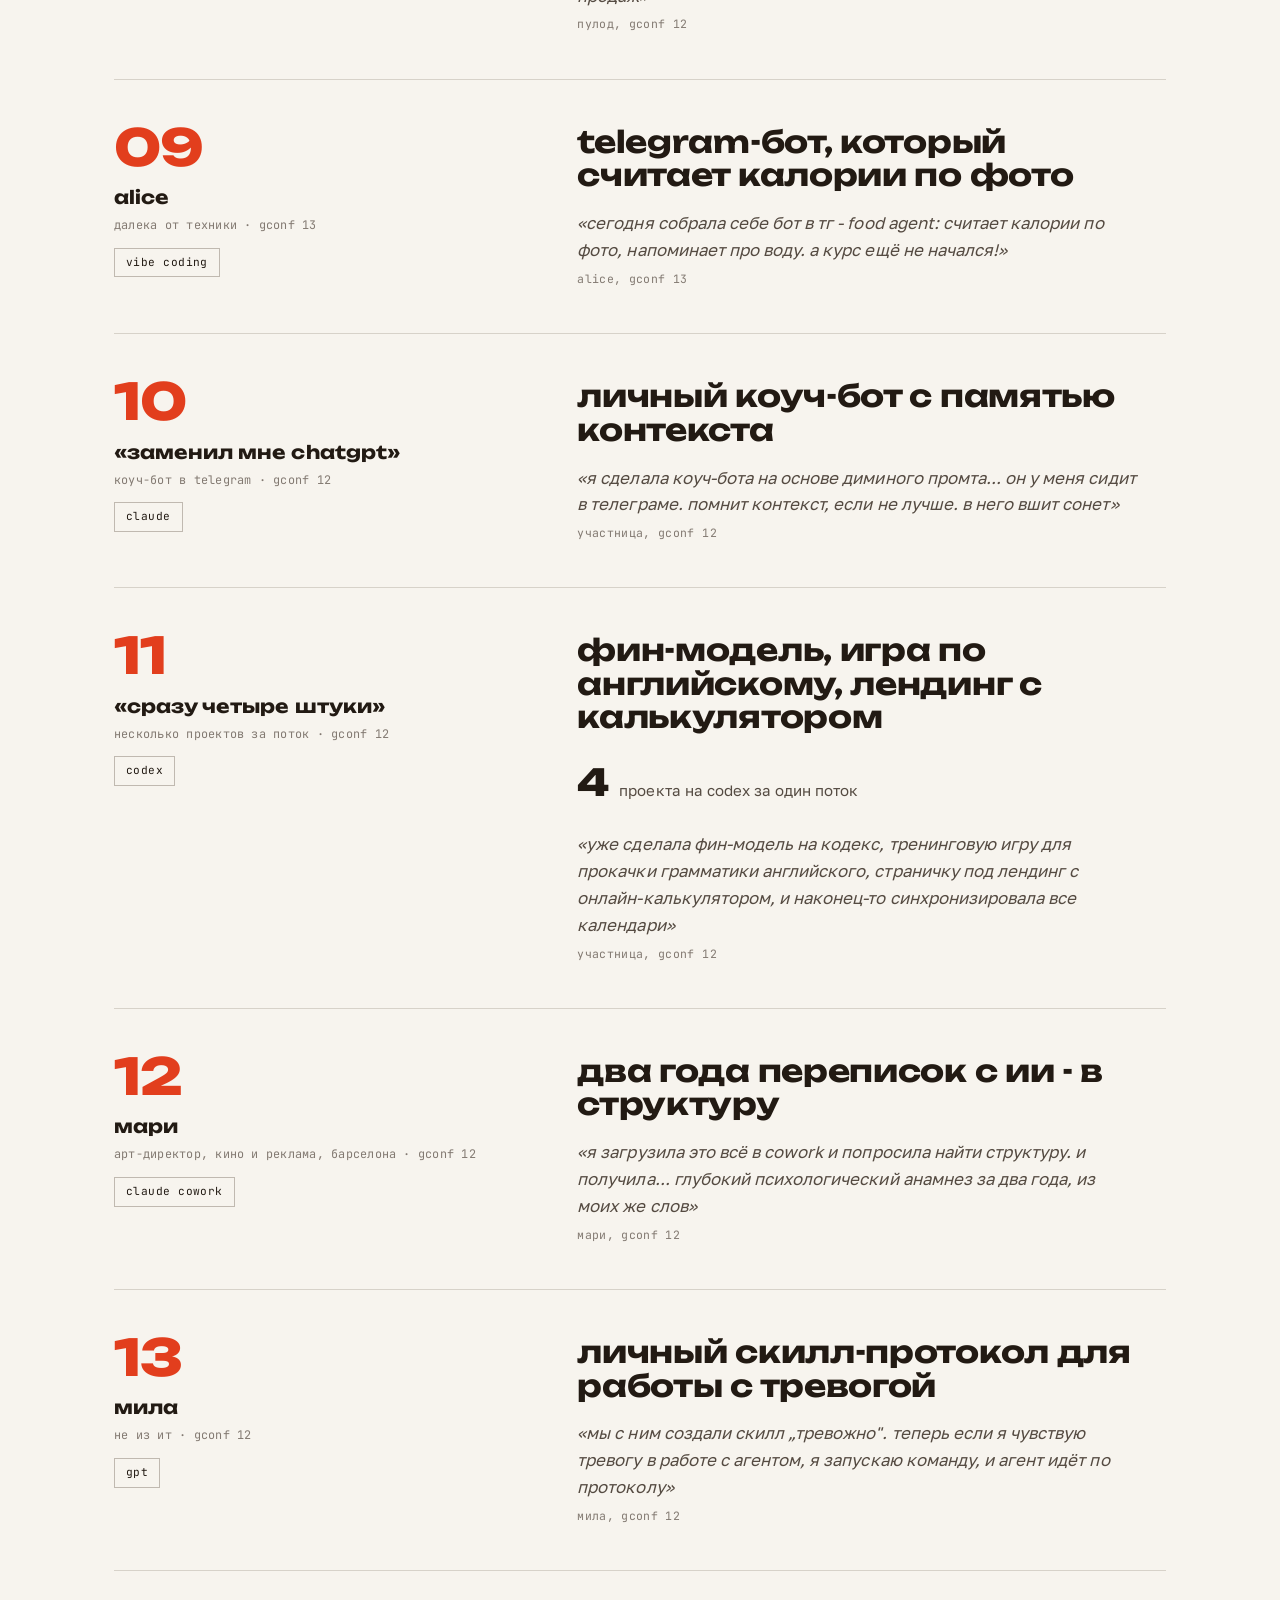
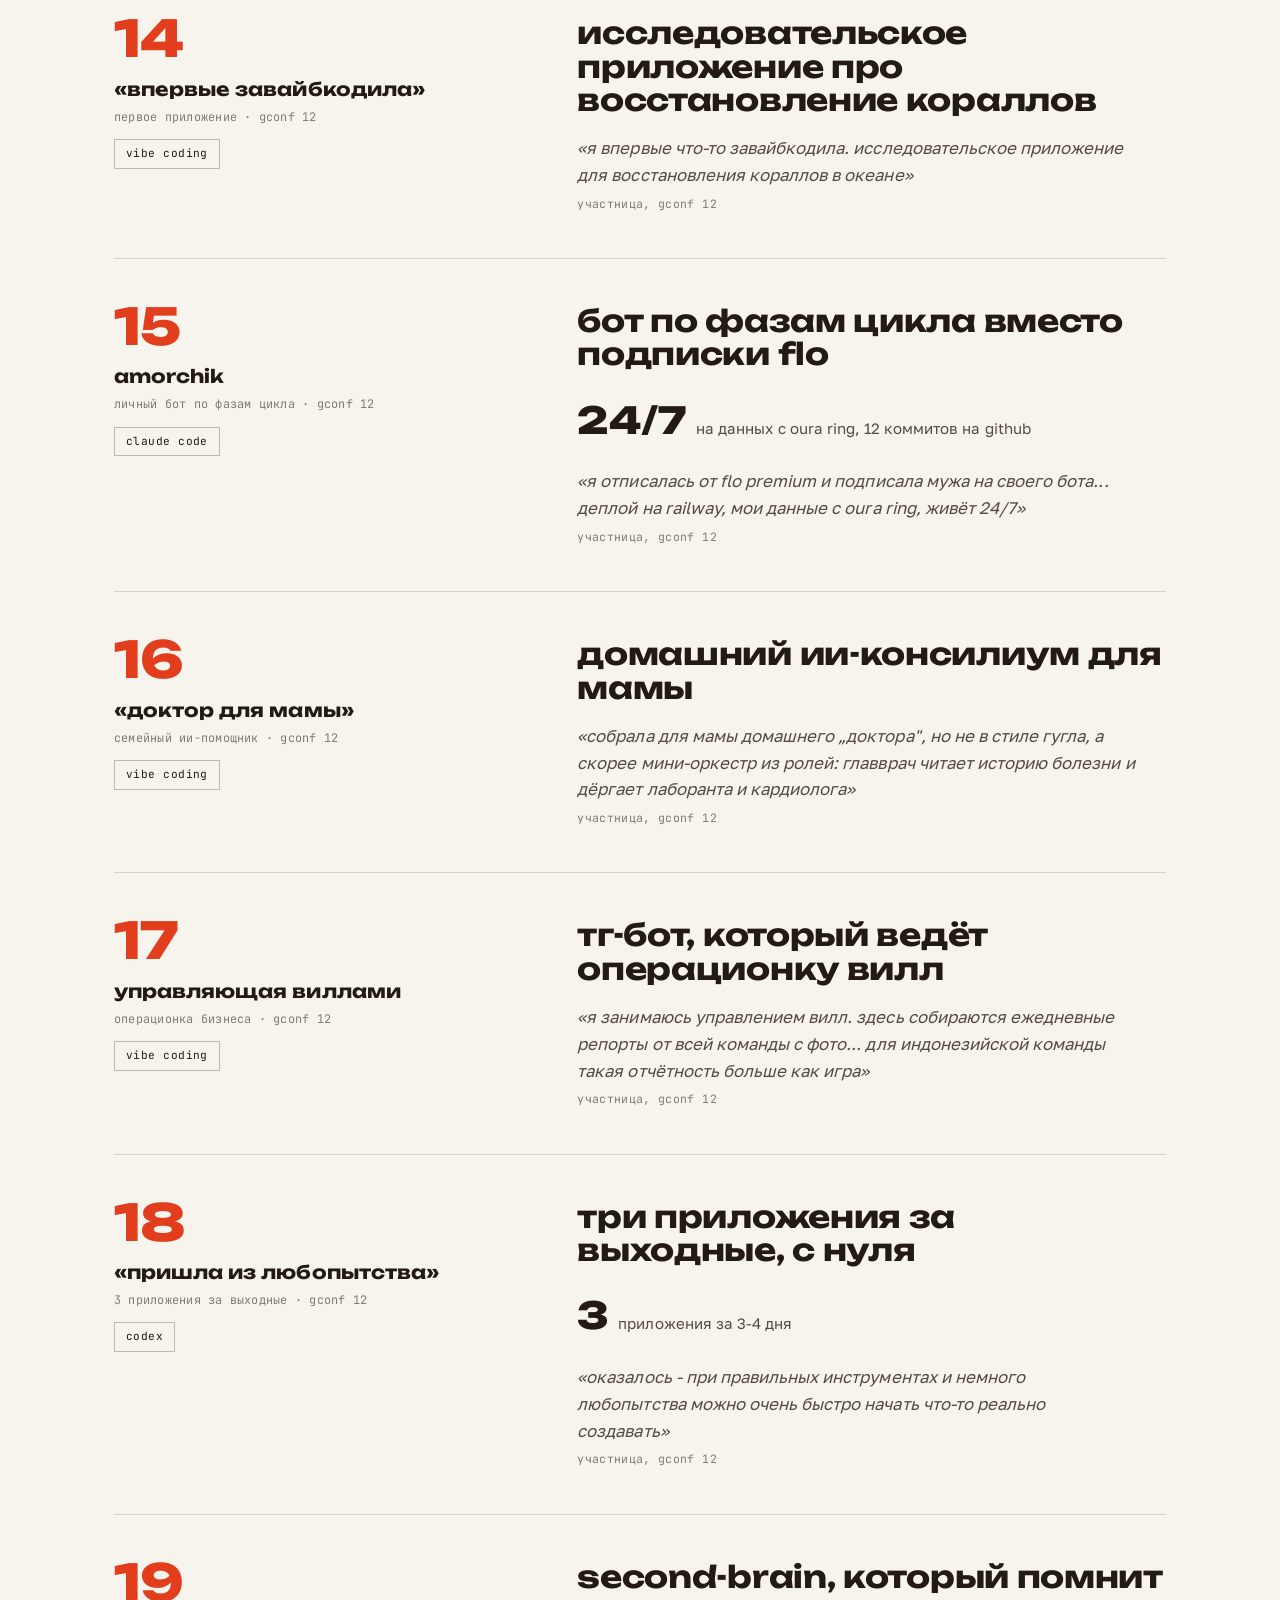
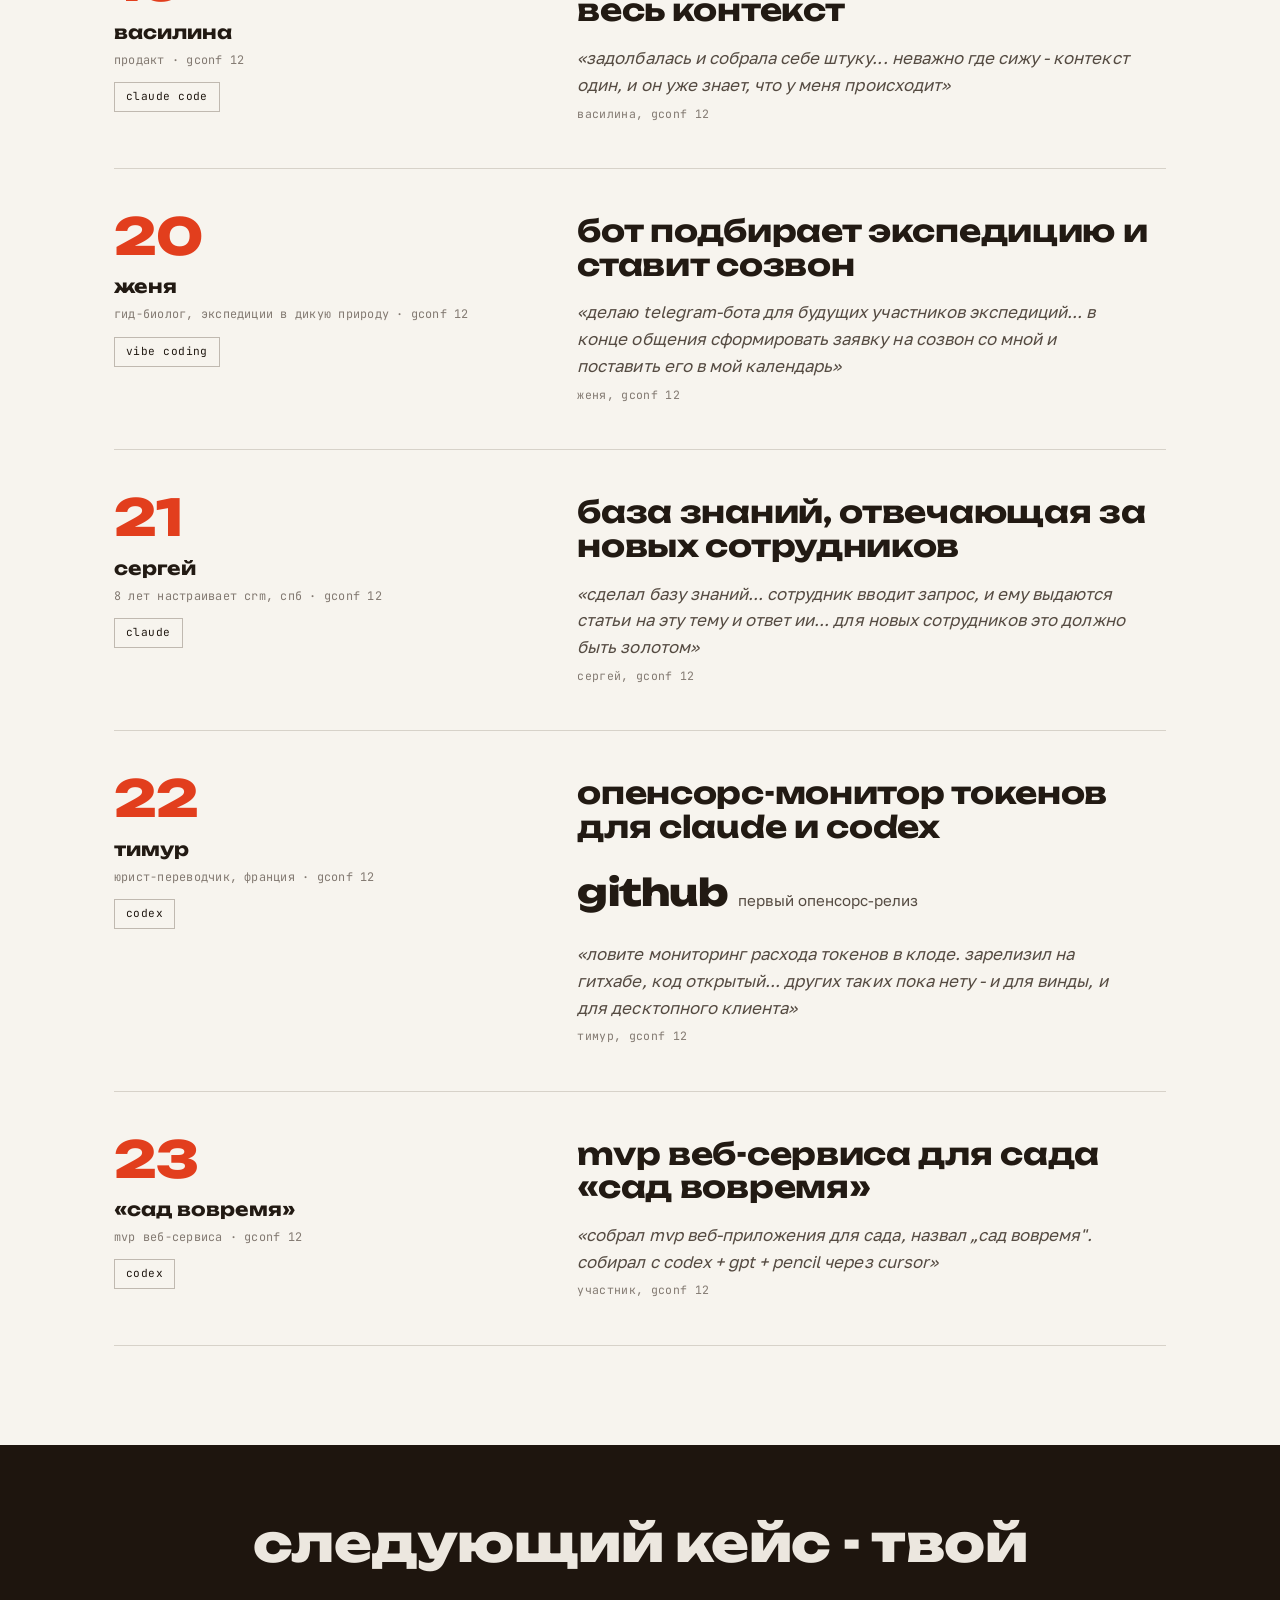
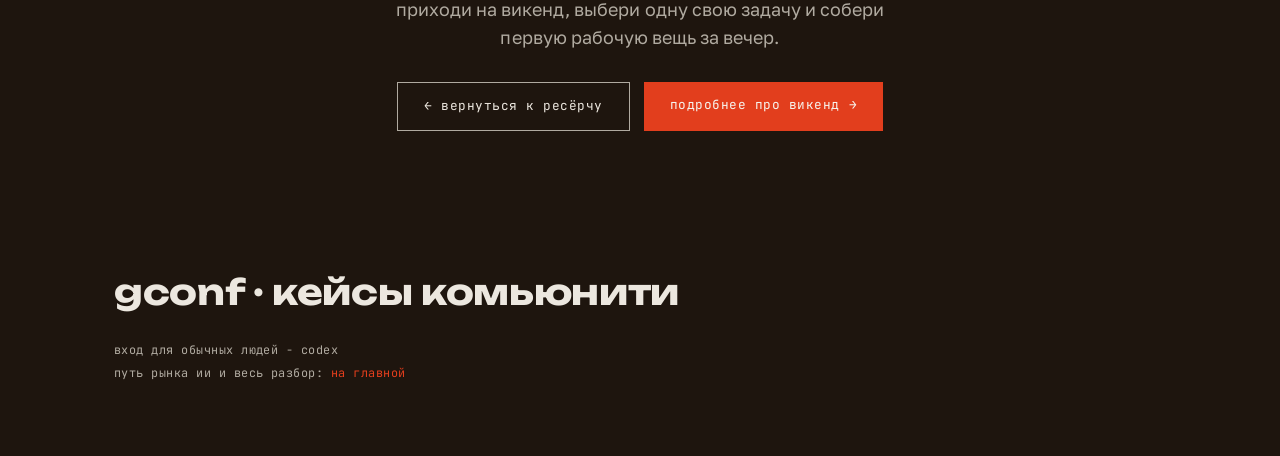
<file: cases.html>
<!doctype html>
<html lang="ru">
<head>
<meta charset="utf-8">
<meta name="viewport" content="width=device-width, initial-scale=1">
<title>кейсы участников gconf</title>
<link rel="preconnect" href="https://fonts.googleapis.com">
<link rel="preconnect" href="https://fonts.gstatic.com" crossorigin>
<link href="https://fonts.googleapis.com/css2?family=Unbounded:wght@500;700;800&family=Golos+Text:wght@400;500;600;700&family=JetBrains+Mono:wght@400;500;700&display=swap" rel="stylesheet">
<link rel="stylesheet" href="style.css">
</head>
<body>
<nav class="topnav">
  <a class="brand" href="index.html">ии · путь и ресёрч</a>
  <div class="navlinks">
    <a href="index.html">путь</a>
    <a href="cases.html" class="active">кейсы gconf</a>
  </div>
</nav>

<!-- ============ HERO ============ -->
<header class="cases-hero">
  <div class="wrap">
    <div class="kicker r">комьюнити gconf</div>
    <h1 class="r d1">кейсы участников: что собрали обычные люди</h1>
    <p class="dek r d2">не разработчики, не стартаперы с командой. люди из комьюнити, которые сели и построили работающую вещь, ставя задачу словами.</p>
    <div class="draftnote r d3">реальные истории из чатов когорт gconf 12 и 13. имена - как участники представились в комьюнити; цитаты дословные.</div>
  </div>
</header>

<!-- ============ CASES ============ -->
<section style="padding-top:0">
  <div class="wrap">
    <div class="caselist">

      <article class="case r">
        <div class="who">
          <div class="cn">01</div>
          <div class="pname">катя</div>
          <div class="role">совладелец b2b-закупок, москва · gconf 12</div>
          <div class="tool">cursor</div>
        </div>
        <div class="body">
          <h3>отчёт для закупок, который не смогли айтишники</h3>
          <p class="q">«с нулевым опытом программирования сделала себе очень удобный html-файл для закупок... я с марта не могла допроситься айтишников сделать мне удобный отчёт в 1с»<cite>катя, gconf 12</cite></p>
        </div>
      </article>

      <article class="case r">
        <div class="who">
          <div class="cn">02</div>
          <div class="pname">аня</div>
          <div class="role">сделала первый сайт · gconf 12</div>
          <div class="tool">vibe coding</div>
        </div>
        <div class="body">
          <h3>первый в жизни сайт-портфолио</h3>
          <div class="metric"><span class="mv">3 дня</span><span class="ml">первый сайт в жизни</span></div>
          <p class="q">«3 дня делала сайт и наконец-то его сделала... это мой первый в жизни сайт, и я чувствую себя капец взрослой. делала без фигмы, сама с нуля»<cite>аня, gconf 12</cite></p>
        </div>
      </article>

      <article class="case r">
        <div class="who">
          <div class="cn">03</div>
          <div class="pname">«я не разработчик»</div>
          <div class="role">агрегатор ai-новостей · gconf 12</div>
          <div class="tool">claude code</div>
        </div>
        <div class="body">
          <h3>ai-агрегатор новостей, который крутится сам</h3>
          <div class="metric"><span class="mv">~8150 строк</span><span class="ml">за ~30 часов · оценка senior без ии: 150-200 ч</span></div>
          <p class="q">«весь проект - от идеи до работающего продакшена - сделан за ~30 часов чистого времени. я не разработчик... мне не пришлось писать код руками»<cite>участник, gconf 12</cite></p>
        </div>
      </article>

      <article class="case r">
        <div class="who">
          <div class="cn">04</div>
          <div class="pname">антон</div>
          <div class="role">глобализация игр, riot · gconf 12</div>
          <div class="tool">codex</div>
        </div>
        <div class="body">
          <h3>коллектор вакансий со смарт-фильтром</h3>
          <div class="metric"><span class="mv">~2 часа</span><span class="ml">выходных, и уже работает</span></div>
          <p class="q">«за пару часов на выходных сделал коллектор, который забирает вакансии... анализирует и откидывает ненужные через смарт-фильтр. уже опробовал - работает вполне годно!»<cite>антон, gconf 12</cite></p>
        </div>
      </article>

      <article class="case r">
        <div class="who">
          <div class="cn">05</div>
          <div class="pname">автор игры-словаря</div>
          <div class="role">mobile-игра · gconf 12</div>
          <div class="tool">codex</div>
        </div>
        <div class="body">
          <h3>мобильная игра, чтобы запоминать ai-сленг</h3>
          <p class="q">«собрала маленькую mobile-игру со словарём терминов... игру собрала через codex, задеплоила на vercel»<cite>участница, gconf 12</cite></p>
        </div>
      </article>

      <article class="case r">
        <div class="who">
          <div class="cn">06</div>
          <div class="pname">«сделала за час»</div>
          <div class="role">работа с данными · gconf 12</div>
          <div class="tool">vibe coding</div>
        </div>
        <div class="body">
          <h3>приложение для обезличивания данных</h3>
          <div class="metric"><span class="mv">~1 час</span><span class="ml">первое приложение в жизни</span></div>
          <p class="q">«моё первое приложение, я в восторге... заменяет слова. на всё потратила час, наверное»<cite>участница, gconf 12</cite></p>
        </div>
      </article>

      <article class="case r">
        <div class="who">
          <div class="cn">07</div>
          <div class="pname">ксения</div>
          <div class="role">дизайнер · gconf 12</div>
          <div class="tool">claude</div>
        </div>
        <div class="body">
          <h3>игра, обучающая команду дизайн-системе</h3>
          <p class="q">«я сделала с клодом игру для дизайнеров в своей команде, чтобы они лучше понимали, когда какие цвета из нашей дизайн-системы использовать»<cite>ксения, gconf 12</cite></p>
        </div>
      </article>

      <article class="case r">
        <div class="who">
          <div class="cn">08</div>
          <div class="pname">пулод</div>
          <div class="role">сети театральных агентств снг · gconf 12</div>
          <div class="tool">claude code</div>
        </div>
        <div class="body">
          <h3>erp + crm под собственный бизнес</h3>
          <div class="metric"><span class="mv">50+</span><span class="ml">человек в компании, 7 отделов на erp</span></div>
          <p class="q">«последние 3-4 месяца навайбкодил и развиваю: 1) erp для управления бизнесом и процессами; 2) сделал crm для отделов продаж»<cite>пулод, gconf 12</cite></p>
        </div>
      </article>

      <article class="case r">
        <div class="who">
          <div class="cn">09</div>
          <div class="pname">alice</div>
          <div class="role">далека от техники · gconf 13</div>
          <div class="tool">vibe coding</div>
        </div>
        <div class="body">
          <h3>telegram-бот, который считает калории по фото</h3>
          <p class="q">«сегодня собрала себе бот в тг - food agent: считает калории по фото, напоминает про воду. а курс ещё не начался!»<cite>alice, gconf 13</cite></p>
        </div>
      </article>

      <article class="case r">
        <div class="who">
          <div class="cn">10</div>
          <div class="pname">«заменил мне chatgpt»</div>
          <div class="role">коуч-бот в telegram · gconf 12</div>
          <div class="tool">claude</div>
        </div>
        <div class="body">
          <h3>личный коуч-бот с памятью контекста</h3>
          <p class="q">«я сделала коуч-бота на основе диминого промта... он у меня сидит в телеграме. помнит контекст, если не лучше. в него вшит сонет»<cite>участница, gconf 12</cite></p>
        </div>
      </article>

      <article class="case r">
        <div class="who">
          <div class="cn">11</div>
          <div class="pname">«сразу четыре штуки»</div>
          <div class="role">несколько проектов за поток · gconf 12</div>
          <div class="tool">codex</div>
        </div>
        <div class="body">
          <h3>фин-модель, игра по английскому, лендинг с калькулятором</h3>
          <div class="metric"><span class="mv">4</span><span class="ml">проекта на codex за один поток</span></div>
          <p class="q">«уже сделала фин-модель на кодекс, тренинговую игру для прокачки грамматики английского, страничку под лендинг с онлайн-калькулятором, и наконец-то синхронизировала все календари»<cite>участница, gconf 12</cite></p>
        </div>
      </article>

      <article class="case r">
        <div class="who">
          <div class="cn">12</div>
          <div class="pname">мари</div>
          <div class="role">арт-директор, кино и реклама, барселона · gconf 12</div>
          <div class="tool">claude cowork</div>
        </div>
        <div class="body">
          <h3>два года переписок с ии - в структуру</h3>
          <p class="q">«я загрузила это всё в cowork и попросила найти структуру. и получила... глубокий психологический анамнез за два года, из моих же слов»<cite>мари, gconf 12</cite></p>
        </div>
      </article>

      <article class="case r">
        <div class="who">
          <div class="cn">13</div>
          <div class="pname">мила</div>
          <div class="role">не из ит · gconf 12</div>
          <div class="tool">gpt</div>
        </div>
        <div class="body">
          <h3>личный скилл-протокол для работы с тревогой</h3>
          <p class="q">«мы с ним создали скилл „тревожно". теперь если я чувствую тревогу в работе с агентом, я запускаю команду, и агент идёт по протоколу»<cite>мила, gconf 12</cite></p>
        </div>
      </article>

      <article class="case r">
        <div class="who">
          <div class="cn">14</div>
          <div class="pname">«впервые завайбкодила»</div>
          <div class="role">первое приложение · gconf 12</div>
          <div class="tool">vibe coding</div>
        </div>
        <div class="body">
          <h3>исследовательское приложение про восстановление кораллов</h3>
          <p class="q">«я впервые что-то завайбкодила. исследовательское приложение для восстановления кораллов в океане»<cite>участница, gconf 12</cite></p>
        </div>
      </article>

      <article class="case r">
        <div class="who">
          <div class="cn">15</div>
          <div class="pname">amorchik</div>
          <div class="role">личный бот по фазам цикла · gconf 12</div>
          <div class="tool">claude code</div>
        </div>
        <div class="body">
          <h3>бот по фазам цикла вместо подписки flo</h3>
          <div class="metric"><span class="mv">24/7</span><span class="ml">на данных с oura ring, 12 коммитов на github</span></div>
          <p class="q">«я отписалась от flo premium и подписала мужа на своего бота... деплой на railway, мои данные с oura ring, живёт 24/7»<cite>участница, gconf 12</cite></p>
        </div>
      </article>

      <article class="case r">
        <div class="who">
          <div class="cn">16</div>
          <div class="pname">«доктор для мамы»</div>
          <div class="role">семейный ии-помощник · gconf 12</div>
          <div class="tool">vibe coding</div>
        </div>
        <div class="body">
          <h3>домашний ии-консилиум для мамы</h3>
          <p class="q">«собрала для мамы домашнего „доктора", но не в стиле гугла, а скорее мини-оркестр из ролей: главврач читает историю болезни и дёргает лаборанта и кардиолога»<cite>участница, gconf 12</cite></p>
        </div>
      </article>

      <article class="case r">
        <div class="who">
          <div class="cn">17</div>
          <div class="pname">управляющая виллами</div>
          <div class="role">операционка бизнеса · gconf 12</div>
          <div class="tool">vibe coding</div>
        </div>
        <div class="body">
          <h3>тг-бот, который ведёт операционку вилл</h3>
          <p class="q">«я занимаюсь управлением вилл. здесь собираются ежедневные репорты от всей команды с фото... для индонезийской команды такая отчётность больше как игра»<cite>участница, gconf 12</cite></p>
        </div>
      </article>

      <article class="case r">
        <div class="who">
          <div class="cn">18</div>
          <div class="pname">«пришла из любопытства»</div>
          <div class="role">3 приложения за выходные · gconf 12</div>
          <div class="tool">codex</div>
        </div>
        <div class="body">
          <h3>три приложения за выходные, с нуля</h3>
          <div class="metric"><span class="mv">3</span><span class="ml">приложения за 3-4 дня</span></div>
          <p class="q">«оказалось - при правильных инструментах и немного любопытства можно очень быстро начать что-то реально создавать»<cite>участница, gconf 12</cite></p>
        </div>
      </article>

      <article class="case r">
        <div class="who">
          <div class="cn">19</div>
          <div class="pname">василина</div>
          <div class="role">продакт · gconf 12</div>
          <div class="tool">claude code</div>
        </div>
        <div class="body">
          <h3>second-brain, который помнит весь контекст</h3>
          <p class="q">«задолбалась и собрала себе штуку... неважно где сижу - контекст один, и он уже знает, что у меня происходит»<cite>василина, gconf 12</cite></p>
        </div>
      </article>

      <article class="case r">
        <div class="who">
          <div class="cn">20</div>
          <div class="pname">женя</div>
          <div class="role">гид-биолог, экспедиции в дикую природу · gconf 12</div>
          <div class="tool">vibe coding</div>
        </div>
        <div class="body">
          <h3>бот подбирает экспедицию и ставит созвон</h3>
          <p class="q">«делаю telegram-бота для будущих участников экспедиций... в конце общения сформировать заявку на созвон со мной и поставить его в мой календарь»<cite>женя, gconf 12</cite></p>
        </div>
      </article>

      <article class="case r">
        <div class="who">
          <div class="cn">21</div>
          <div class="pname">сергей</div>
          <div class="role">8 лет настраивает crm, спб · gconf 12</div>
          <div class="tool">claude</div>
        </div>
        <div class="body">
          <h3>база знаний, отвечающая за новых сотрудников</h3>
          <p class="q">«сделал базу знаний... сотрудник вводит запрос, и ему выдаются статьи на эту тему и ответ ии... для новых сотрудников это должно быть золотом»<cite>сергей, gconf 12</cite></p>
        </div>
      </article>

      <article class="case r">
        <div class="who">
          <div class="cn">22</div>
          <div class="pname">тимур</div>
          <div class="role">юрист-переводчик, франция · gconf 12</div>
          <div class="tool">codex</div>
        </div>
        <div class="body">
          <h3>опенсорс-монитор токенов для claude и codex</h3>
          <div class="metric"><span class="mv">github</span><span class="ml">первый опенсорс-релиз</span></div>
          <p class="q">«ловите мониторинг расхода токенов в клоде. зарелизил на гитхабе, код открытый... других таких пока нету - и для винды, и для десктопного клиента»<cite>тимур, gconf 12</cite></p>
        </div>
      </article>

      <article class="case r">
        <div class="who">
          <div class="cn">23</div>
          <div class="pname">«сад вовремя»</div>
          <div class="role">mvp веб-сервиса · gconf 12</div>
          <div class="tool">codex</div>
        </div>
        <div class="body">
          <h3>mvp веб-сервиса для сада «сад вовремя»</h3>
          <p class="q">«собрал mvp веб-приложения для сада, назвал „сад вовремя". собирал с codex + gpt + pencil через cursor»<cite>участник, gconf 12</cite></p>
        </div>
      </article>

    </div>
  </div>
</section>

<!-- ============ CTA ============ -->
<section class="cases-cta">
  <div class="wrap">
    <h2 class="r">следующий кейс - твой</h2>
    <p class="r d1">приходи на викенд, выбери одну свою задачу и собери первую рабочую вещь за вечер.</p>
    <div class="cta-row r d2">
      <a class="secondary" href="index.html">← вернуться к ресёрчу</a>
      <a href="https://t.me/gptlovers/1009" target="_blank" rel="noopener">подробнее про викенд →</a>
    </div>
  </div>
</section>

<footer>
  <div class="wrap">
    <h3>gconf · кейсы комьюнити</h3>
    <div class="meta">
      вход для обычных людей - codex<br>
      путь рынка ии и весь разбор: <a href="index.html">на главной</a>
    </div>
  </div>
</footer>

<script>
(function(){
  var rm = window.matchMedia && window.matchMedia('(prefers-reduced-motion: reduce)').matches;
  var io = new IntersectionObserver(function(entries){
    entries.forEach(function(e){ if(e.isIntersecting){ e.target.classList.add('in'); io.unobserve(e.target);} });
  },{threshold:0.15, rootMargin:'0px 0px -8% 0px'});
  document.querySelectorAll('.r').forEach(function(el){ io.observe(el); });
})();
</script>
</body>
</html>
</file>
<file: style.css>
:root{
  --paper: oklch(0.967 0.009 80);
  --paper-2: oklch(0.935 0.013 78);
  --ink: oklch(0.225 0.018 60);
  --ink-soft: oklch(0.42 0.02 62);
  --ink-faint: oklch(0.585 0.016 66);
  --line: oklch(0.865 0.013 78);
  --line-strong: oklch(0.79 0.015 76);
  --ember: oklch(0.605 0.205 33);
  --ember-deep: oklch(0.50 0.175 32);
  --pine: oklch(0.515 0.088 165);
  --band: oklch(0.205 0.02 62);
  --band-2: oklch(0.26 0.022 60);
  --on-band: oklch(0.93 0.012 82);
  --on-band-soft: oklch(0.74 0.016 78);

  --font-display: "Unbounded","Golos Text",system-ui,sans-serif;
  --font-body: "Golos Text",system-ui,-apple-system,sans-serif;
  --font-mono: "JetBrains Mono",ui-monospace,monospace;

  --maxw: 1180px;
  --ease: cubic-bezier(0.16,1,0.3,1);
}

*{box-sizing:border-box;margin:0;padding:0}
html{scroll-behavior:smooth;-webkit-text-size-adjust:100%}
body{
  background:var(--paper);
  color:var(--ink);
  font-family:var(--font-body);
  font-weight:400;
  line-height:1.6;
  font-size:clamp(1rem,0.94rem + 0.3vw,1.12rem);
  letter-spacing:0.002em;
  overflow-x:hidden;
}
::selection{background:var(--ember);color:var(--paper)}

/* grain */
body::before{
  content:"";position:fixed;inset:0;z-index:9999;pointer-events:none;
  opacity:0.04;mix-blend-mode:multiply;
  background-image:url("data:image/svg+xml,%3Csvg xmlns='http://www.w3.org/2000/svg' width='180' height='180'%3E%3Cfilter id='n'%3E%3CfeTurbulence type='fractalNoise' baseFrequency='0.9' numOctaves='2'/%3E%3C/filter%3E%3Crect width='100%25' height='100%25' filter='url(%23n)'/%3E%3C/svg%3E");
}

.wrap{max-width:var(--maxw);margin-inline:auto;padding-inline:clamp(20px,5vw,64px)}
.mono{font-family:var(--font-mono);font-weight:500;letter-spacing:0.04em}

/* kicker / section number */
.kicker{
  font-family:var(--font-mono);font-size:0.74rem;font-weight:500;
  letter-spacing:0.18em;text-transform:uppercase;color:var(--ember-deep);
  display:inline-flex;align-items:center;gap:0.6em;
}
.kicker::before{content:"";width:26px;height:1px;background:var(--ember)}

h1,h2,h3{font-family:var(--font-display);font-weight:700;line-height:1.02;letter-spacing:-0.01em}

/* ---------- hero ---------- */
.hero{position:relative;padding:clamp(90px,16vh,180px) 0 clamp(60px,9vh,110px)}
.hero-grid{display:grid;grid-template-columns:1fr;gap:clamp(28px,5vw,60px)}
.hero .axis{
  font-family:var(--font-mono);font-size:0.7rem;letter-spacing:0.14em;
  color:var(--ink-faint);text-transform:uppercase;
  display:flex;align-items:center;gap:14px;flex-wrap:wrap;
}
.hero .axis .seg{flex:1;height:1px;background:var(--line-strong);min-width:40px}
.hero h1{
  font-size:clamp(2.6rem,2rem + 6.4vw,7rem);font-weight:800;
  margin:0.22em 0 0.28em;max-width:16ch;
}
.hero h1 em{font-style:normal;color:var(--ember)}
.hero .dek{
  font-size:clamp(1.1rem,1rem + 0.7vw,1.5rem);max-width:54ch;
  color:var(--ink-soft);line-height:1.5;
}
.provenance{
  margin-top:clamp(34px,6vh,64px);display:flex;flex-wrap:wrap;gap:10px 26px;
  font-family:var(--font-mono);font-size:0.72rem;letter-spacing:0.06em;color:var(--ink-faint);
}
.provenance b{color:var(--ink);font-weight:700}

.scrollcue{margin-top:clamp(40px,7vh,80px);display:flex;align-items:center;gap:12px;color:var(--ink-faint);font-family:var(--font-mono);font-size:0.72rem;letter-spacing:0.1em}
.scrollcue .dot{width:8px;height:8px;border-radius:50%;background:var(--ember);animation:pulse 1.8s var(--ease) infinite}
@keyframes pulse{0%,100%{opacity:1;transform:scale(1)}50%{opacity:.35;transform:scale(.6)}}

/* ---------- section scaffolding ---------- */
section{padding:clamp(64px,11vh,140px) 0;position:relative}
.sec-head{display:flex;gap:18px;align-items:baseline;margin-bottom:clamp(32px,5vh,60px)}
.sec-no{font-family:var(--font-mono);font-size:0.8rem;font-weight:700;color:var(--ember-deep);letter-spacing:0.05em;padding-top:0.5em}
.sec-head h2{font-size:clamp(1.8rem,1.4rem + 2.4vw,3.4rem);font-weight:700;max-width:20ch}
.lead{font-size:clamp(1.12rem,1.02rem + 0.6vw,1.45rem);max-width:60ch;color:var(--ink-soft);line-height:1.55}
.rule{height:1px;background:var(--line);border:0;margin:0}

/* reveal */
.r{opacity:0;transform:translateY(26px);transition:opacity .9s var(--ease),transform .9s var(--ease)}
.r.in{opacity:1;transform:none}
.r.d1{transition-delay:.08s}.r.d2{transition-delay:.16s}.r.d3{transition-delay:.24s}.r.d4{transition-delay:.32s}

/* ---------- prologue ---------- */
.prologue{background:var(--paper-2)}
.prologue .lead{max-width:64ch;font-size:clamp(1.2rem,1.05rem + 0.9vw,1.8rem);color:var(--ink);line-height:1.45}
.prologue .lead strong{color:var(--ember-deep);font-weight:700}

/* ---------- timeline / epochs ---------- */
.epochs{display:grid;gap:0}
.epoch{
  display:grid;grid-template-columns:minmax(120px,0.6fr) 1fr;gap:clamp(20px,4vw,56px);
  padding:clamp(28px,4.5vh,52px) 0;border-top:1px solid var(--line);align-items:start;
}
.epoch:last-child{border-bottom:1px solid var(--line)}
.epoch .when{font-family:var(--font-mono);font-size:0.82rem;color:var(--ink-faint);letter-spacing:0.04em}
.epoch .when .big{display:block;font-family:var(--font-display);font-weight:800;font-size:clamp(2.4rem,1.6rem + 3.2vw,4.4rem);color:var(--ember);line-height:0.9;margin-bottom:0.18em;letter-spacing:-0.02em}
.epoch h3{font-size:clamp(1.3rem,1.1rem + 1vw,2rem);font-weight:700;margin-bottom:0.5em}
.epoch p{color:var(--ink-soft);max-width:52ch}
.epoch .unlock{margin-top:1em;font-family:var(--font-mono);font-size:0.82rem;color:var(--ink);background:var(--paper-2);display:inline-block;padding:0.5em 0.85em;border:1px solid var(--line-strong)}
.epoch .unlock b{color:var(--ember-deep)}
.epoch .marks{margin-top:0.9em;display:flex;flex-wrap:wrap;gap:8px}
.epoch .marks span{font-family:var(--font-mono);font-size:0.72rem;color:var(--ink-faint);letter-spacing:0.03em}
.epoch .marks span::before{content:"▸ ";color:var(--line-strong)}

/* ---------- stat band ---------- */
.statband{background:var(--band);color:var(--on-band)}
.statband .grid{display:grid;grid-template-columns:repeat(auto-fit,minmax(220px,1fr));gap:1px;background:var(--band-2);border:1px solid var(--band-2)}
.statcell{background:var(--band);padding:clamp(24px,4vw,42px)}
.statcell .num{font-family:var(--font-display);font-weight:800;font-size:clamp(2.6rem,1.8rem + 4vw,5rem);line-height:0.92;letter-spacing:-0.02em}
.statcell .num.ember{color:var(--ember)}
.statcell .num.warm{color:var(--on-band)}
.statcell .cap{margin-top:0.7em;color:var(--on-band-soft);font-size:0.98rem;max-width:30ch}
.statcell .src{margin-top:0.8em;font-family:var(--font-mono);font-size:0.68rem;letter-spacing:0.04em;color:oklch(0.6 0.015 78)}

/* ---------- charts ---------- */
.chartwrap{margin-top:clamp(28px,4vh,48px)}
.chart-title{font-family:var(--font-mono);font-size:0.78rem;letter-spacing:0.08em;text-transform:uppercase;color:var(--ink-soft);margin-bottom:1.4em}
.chart-note{margin-top:1.2em;font-family:var(--font-mono);font-size:0.7rem;color:var(--ink-faint);letter-spacing:0.02em;max-width:62ch}

/* horizontal bars (time to 100M) */
.hbars{display:grid;gap:14px}
.hbar{display:grid;grid-template-columns:minmax(150px,auto) 1fr;gap:18px;align-items:center}
.hbar .lab{font-size:0.92rem;color:var(--ink);text-align:right;line-height:1.2}
.hbar .lab small{display:block;font-family:var(--font-mono);font-size:0.66rem;color:var(--ink-faint)}
.hbar .track{position:relative;height:34px;background:var(--paper-2);overflow:hidden}
.hbar .fill{position:absolute;top:0;bottom:0;left:0;width:100%;background:var(--ink);transform:scaleX(0);transform-origin:left;transition:transform 1.1s var(--ease)}
.hbar.hi .fill{background:var(--ember)}
.hbar.in .fill{transform:scaleX(var(--w))}
.hbar .val{position:absolute;top:50%;transform:translateY(-50%);left:calc(var(--wp) + 12px);font-family:var(--font-mono);font-size:0.8rem;font-weight:700;color:var(--ink);white-space:nowrap;opacity:0;transition:opacity .5s var(--ease) .5s}
.hbar.in .val{opacity:1}
.hbar.hi .val{color:var(--ember-deep)}

/* svg chart shells */
.svgchart{width:100%;height:auto;display:block;background:var(--paper-2);border:1px solid var(--line);padding:6px}
.svgchart text{font-family:var(--font-mono);fill:var(--ink-faint);font-size:13px;letter-spacing:0.02em}
.svgchart .axislab{fill:var(--ink-soft);font-size:13px}
.svgchart .grid{stroke:var(--line);stroke-width:1}
.path-line{fill:none;stroke-width:3.5;stroke-linejoin:round;stroke-linecap:round}
.dash{stroke-dasharray:var(--len);stroke-dashoffset:var(--len);transition:stroke-dashoffset 1.6s var(--ease)}
.in .dash{stroke-dashoffset:0}
.dot{opacity:0;transition:opacity .4s var(--ease)}
.in .dot{opacity:1}
.ptlab{opacity:0;transition:opacity .5s var(--ease)}
.in .ptlab{opacity:1}
.legend{display:flex;gap:22px;flex-wrap:wrap;margin-top:1em;font-family:var(--font-mono);font-size:0.76rem;color:var(--ink-soft)}
.legend i{display:inline-block;width:16px;height:3px;margin-right:7px;vertical-align:middle}

/* two-col explainer */
.duo{display:grid;grid-template-columns:1fr 1fr;gap:clamp(20px,3vw,40px);margin-top:clamp(28px,4vh,44px)}
.duo .box{padding:clamp(22px,3vw,34px);background:var(--paper-2);border:1px solid var(--line)}
.duo .box.now{border-color:var(--ember);background:oklch(0.605 0.205 33 / 0.06)}
.duo .box .tag{font-family:var(--font-mono);font-size:0.72rem;letter-spacing:0.1em;text-transform:uppercase;color:var(--ink-faint);margin-bottom:0.8em}
.duo .box.now .tag{color:var(--ember-deep)}
.duo .box h4{font-family:var(--font-display);font-weight:700;font-size:1.3rem;margin-bottom:0.4em}
.duo .box p{color:var(--ink-soft);font-size:0.98rem}

/* vibe coding */
.quote{font-family:var(--font-display);font-weight:500;font-size:clamp(1.4rem,1.1rem + 1.8vw,2.6rem);line-height:1.18;max-width:22ch;letter-spacing:-0.01em}
.quote .by{display:block;font-family:var(--font-mono);font-size:0.8rem;font-weight:500;letter-spacing:0.05em;color:var(--ink-faint);margin-top:1em;text-transform:none}
.growth{display:grid;grid-template-columns:repeat(auto-fit,minmax(160px,1fr));gap:1px;background:var(--line);border:1px solid var(--line);margin-top:clamp(28px,4vh,44px)}
.growth div{background:var(--paper);padding:24px}
.growth .g-num{font-family:var(--font-display);font-weight:800;font-size:clamp(1.6rem,1.2rem + 1.6vw,2.6rem);color:var(--ink);letter-spacing:-0.02em}
.growth .g-lab{margin-top:0.5em;font-size:0.9rem;color:var(--ink-soft)}
.growth .g-src{margin-top:0.6em;font-family:var(--font-mono);font-size:0.66rem;color:var(--ink-faint)}

/* funnel */
.funnel{display:grid;grid-template-columns:repeat(5,1fr);gap:clamp(8px,1.4vw,18px);align-items:end;height:clamp(240px,38vh,360px);margin-top:clamp(28px,4vh,44px)}
.fcol{display:flex;flex-direction:column;justify-content:flex-end;height:100%;text-align:center}
.fcol .bar{background:var(--ink);transform:scaleY(0);transform-origin:bottom;transition:transform 1s var(--ease)}
.fcol.hi .bar{background:var(--ember)}
.funnel.in .fcol .bar{transform:scaleY(1)}
.fcol .fval{font-family:var(--font-display);font-weight:800;font-size:clamp(1.1rem,0.9rem + 0.9vw,1.7rem);margin-bottom:0.3em;color:var(--ink)}
.fcol.hi .fval{color:var(--ember-deep)}
.fcol .flab{margin-top:0.7em;font-family:var(--font-mono);font-size:0.68rem;line-height:1.3;color:var(--ink-faint);letter-spacing:0.02em}
.f1{--d:.0s}.f2{--d:.12s}.f3{--d:.24s}.f4{--d:.36s}.f5{--d:.48s}
.funnel.in .fcol .bar{transition-delay:var(--d)}

/* honest dark section */
.honest{background:var(--band);color:var(--on-band)}
.honest .sec-no{color:var(--ember)}
.honest .sec-head h2{color:var(--on-band)}
.honest .lead{color:var(--on-band-soft)}
.honest .rule{background:var(--band-2)}
.honest-grid{display:grid;grid-template-columns:repeat(auto-fit,minmax(260px,1fr));gap:clamp(18px,2.6vw,32px);margin-top:clamp(30px,5vh,56px)}
.hcard{padding:clamp(22px,3vw,32px);border:1px solid var(--band-2);background:var(--band-2)}
.hcard .hn{font-family:var(--font-display);font-weight:800;font-size:clamp(1.9rem,1.4rem + 2vw,3rem);color:var(--ember);letter-spacing:-0.02em;line-height:1}
.hcard h4{font-family:var(--font-body);font-weight:700;font-size:1.05rem;margin:0.6em 0 0.3em;color:var(--on-band)}
.hcard p{color:var(--on-band-soft);font-size:0.94rem}
.bridge{margin-top:clamp(36px,6vh,64px);padding:clamp(28px,4vw,48px);border:1px solid var(--ember);background:oklch(0.605 0.205 33 / 0.08)}
.bridge p{font-family:var(--font-display);font-weight:500;font-size:clamp(1.2rem,1rem + 1vw,1.8rem);line-height:1.3;max-width:32ch;color:var(--on-band)}
.bridge .src{margin-top:1em;font-family:var(--font-mono);font-size:0.72rem;color:var(--on-band-soft);letter-spacing:0.04em}

/* not late */
.notlate{background:var(--ember);color:var(--paper)}
.notlate .kicker{color:oklch(0.96 0.02 80)}
.notlate .kicker::before{background:var(--paper)}
.notlate h2{font-family:var(--font-display);font-weight:800;font-size:clamp(2.2rem,1.5rem + 4vw,5.2rem);line-height:1.0;letter-spacing:-0.02em;max-width:16ch;margin-bottom:0.5em}
.notlate .big-state{font-size:clamp(1.2rem,1rem + 1vw,1.7rem);max-width:46ch;line-height:1.45;color:oklch(0.98 0.015 85)}
.frames{display:grid;grid-template-columns:repeat(auto-fit,minmax(250px,1fr));gap:1px;background:oklch(0.55 0.16 33);border:1px solid oklch(0.55 0.16 33);margin-top:clamp(34px,5vh,60px)}
.frame{background:var(--ember);padding:clamp(24px,3vw,36px)}
.frame .ft{font-family:var(--font-mono);font-size:0.72rem;letter-spacing:0.1em;text-transform:uppercase;color:oklch(0.92 0.04 75);margin-bottom:1em}
.frame p{color:var(--paper);font-size:1rem;line-height:1.5}

/* usecases */
.usecases .lead{margin-bottom:clamp(28px,4vh,44px)}
.uc-list{display:grid;grid-template-columns:repeat(auto-fit,minmax(260px,1fr));gap:1px;background:var(--line);border:1px solid var(--line)}
.uc{background:var(--paper);padding:clamp(22px,3vw,30px);display:flex;flex-direction:column;gap:0.5em}
.uc .uci{font-family:var(--font-mono);font-size:0.74rem;color:var(--ember-deep);letter-spacing:0.06em}
.uc h4{font-family:var(--font-display);font-weight:700;font-size:1.15rem}
.uc p{color:var(--ink-soft);font-size:0.92rem}
.entry{margin-top:clamp(26px,4vh,40px);padding:clamp(22px,3vw,32px);border:1px solid var(--line-strong);background:var(--paper-2);font-size:0.98rem;color:var(--ink-soft)}
.entry b{color:var(--ink)}

/* methodology */
.method{background:var(--paper-2)}
.pipeline{display:flex;flex-wrap:wrap;align-items:stretch;gap:0;margin-top:clamp(30px,4vh,48px)}
.stage{flex:1 1 150px;min-width:140px;padding:clamp(18px,2.4vw,26px);background:var(--paper);border:1px solid var(--line);position:relative}
.stage + .stage{border-left:1px solid var(--line)}
.stage .sn{font-family:var(--font-mono);font-size:0.66rem;letter-spacing:0.1em;color:var(--ember-deep);text-transform:uppercase}
.stage .st{font-family:var(--font-display);font-weight:700;font-size:1.05rem;margin:0.5em 0 0.2em}
.stage .sd{font-size:0.84rem;color:var(--ink-soft);line-height:1.4}
.stage .sc{margin-top:0.7em;font-family:var(--font-mono);font-size:0.7rem;color:var(--ink-faint)}
.method-stats{display:grid;grid-template-columns:repeat(auto-fit,minmax(150px,1fr));gap:1px;background:var(--line);border:1px solid var(--line);margin-top:clamp(30px,4vh,48px)}
.ms{background:var(--paper);padding:24px}
.ms .v{font-family:var(--font-display);font-weight:800;font-size:clamp(1.8rem,1.3rem + 1.8vw,2.8rem);color:var(--ink);letter-spacing:-0.02em}
.ms .v.ember{color:var(--ember)}
.ms .l{margin-top:0.4em;font-size:0.88rem;color:var(--ink-soft)}

/* footer */
footer{background:var(--band);color:var(--on-band-soft);padding:clamp(50px,8vh,90px) 0}
footer h3{font-family:var(--font-display);font-weight:700;color:var(--on-band);font-size:clamp(1.4rem,1.1rem + 1.4vw,2.2rem);max-width:24ch;margin-bottom:0.8em}
footer .meta{font-family:var(--font-mono);font-size:0.74rem;letter-spacing:0.04em;line-height:1.9}
footer .disc{margin-top:1.6em;font-size:0.82rem;max-width:70ch;color:var(--on-band-soft);line-height:1.6}
footer a{color:var(--ember);text-decoration:none}

/* responsive */
@media (max-width:720px){
  .epoch{grid-template-columns:1fr;gap:14px}
  .duo{grid-template-columns:1fr}
  .funnel{height:clamp(200px,34vh,300px)}
  .fcol .flab{font-size:0.6rem}
  .sec-head{flex-direction:column;gap:6px}
  .hbar{grid-template-columns:1fr;gap:6px}
  .hbar .lab{text-align:left}
  .stage + .stage{border-left:1px solid var(--line)}
}
@media (prefers-reduced-motion:reduce){
  *{animation:none!important;transition:none!important}
  .r{opacity:1;transform:none}
  .hbar .fill{transform:scaleX(var(--w))}
  .fcol .bar{transform:scaleY(1)}
  .dash{stroke-dashoffset:0}
  .dot,.ptlab,.hbar .val{opacity:1}
}

/* ---------- topnav (shared) ---------- */
.topnav{position:sticky;top:0;z-index:50;display:flex;justify-content:space-between;align-items:center;gap:16px;padding:13px clamp(20px,5vw,64px);background:var(--paper);border-bottom:1px solid var(--line)}
.topnav .brand{font-family:var(--font-mono);font-weight:700;font-size:0.78rem;letter-spacing:0.05em;color:var(--ink);text-decoration:none;text-transform:uppercase}
.topnav .navlinks{display:flex;gap:6px}
.topnav .navlinks a{font-family:var(--font-mono);font-size:0.76rem;letter-spacing:0.03em;color:var(--ink-faint);text-decoration:none;padding:7px 14px;border:1px solid transparent;transition:color .3s var(--ease),border-color .3s var(--ease)}
.topnav .navlinks a:hover{color:var(--ink)}
.topnav .navlinks a.active{color:var(--ember-deep);border-color:var(--line-strong)}

/* ---------- cases page ---------- */
.cases-hero{padding:clamp(64px,11vh,120px) 0 clamp(34px,5vh,60px)}
.cases-hero .kicker{margin-bottom:0.8em}
.cases-hero h1{font-family:var(--font-display);font-weight:800;font-size:clamp(2.3rem,1.7rem + 4vw,4.8rem);letter-spacing:-0.02em;max-width:18ch;line-height:1.02}
.cases-hero .dek{margin-top:0.7em;font-size:clamp(1.08rem,1rem + 0.6vw,1.4rem);color:var(--ink-soft);max-width:56ch}
.draftnote{margin-top:1.6em;padding:14px 18px;border:1px dashed var(--ember);background:oklch(0.605 0.205 33 / 0.06);font-family:var(--font-mono);font-size:0.76rem;line-height:1.5;color:var(--ember-deep);max-width:72ch}

.caselist{border-top:1px solid var(--line)}
.case{display:grid;grid-template-columns:minmax(190px,0.7fr) 1fr;gap:clamp(20px,4vw,56px);padding:clamp(30px,5vh,58px) 0;border-bottom:1px solid var(--line);align-items:start}
.case .who .cn{font-family:var(--font-display);font-weight:800;font-size:clamp(1.9rem,1.4rem + 2.2vw,3.2rem);color:var(--ember);line-height:0.9;letter-spacing:-0.02em}
.case .who .pname{margin-top:0.7em;font-family:var(--font-display);font-weight:700;font-size:1.15rem;color:var(--ink)}
.case .who .role{font-family:var(--font-mono);font-size:0.74rem;color:var(--ink-faint);margin-top:0.3em;letter-spacing:0.02em}
.case .who .tool{display:inline-block;margin-top:1.1em;font-family:var(--font-mono);font-size:0.7rem;color:var(--ink);border:1px solid var(--line-strong);padding:5px 11px;letter-spacing:0.04em}
.case .body h3{font-family:var(--font-display);font-weight:700;font-size:clamp(1.3rem,1.1rem + 1vw,1.95rem);margin-bottom:0.45em;line-height:1.1}
.case .body p{color:var(--ink-soft);max-width:56ch}
.case .metric{margin-top:1.1em;display:flex;align-items:baseline;gap:0.55em;flex-wrap:wrap}
.case .metric .mv{font-family:var(--font-display);font-weight:800;font-size:clamp(1.6rem,1.2rem + 1.4vw,2.4rem);color:var(--ink);letter-spacing:-0.02em}
.case .metric .ml{font-size:0.94rem;color:var(--ink-soft)}
.case .q{margin-top:1.1em;font-style:italic;color:var(--ink);font-size:1.05rem;max-width:52ch}
.case .q cite{display:block;font-style:normal;font-family:var(--font-mono);font-size:0.72rem;color:var(--ink-faint);margin-top:0.5em;letter-spacing:0.03em}

.cases-cta{background:var(--band);color:var(--on-band);padding:clamp(50px,8vh,90px) 0;text-align:center}
.cases-cta h2{font-family:var(--font-display);font-weight:800;font-size:clamp(1.8rem,1.3rem + 2.4vw,3.2rem);color:var(--on-band);max-width:20ch;margin:0 auto 0.5em;letter-spacing:-0.01em}
.cases-cta p{color:var(--on-band-soft);max-width:48ch;margin:0 auto}
.cases-cta a{display:inline-block;margin-top:1.6em;font-family:var(--font-mono);font-size:0.8rem;letter-spacing:0.04em;color:var(--paper);background:var(--ember);text-decoration:none;padding:13px 26px}

@media (max-width:720px){
  .case{grid-template-columns:1fr;gap:14px}
  .topnav{padding:11px 18px}
  .topnav .brand{font-size:0.68rem}
}

/* ---------- mid-story CTA → cases ---------- */
.midcta{background:var(--band);color:var(--on-band);padding:clamp(40px,7vh,76px) 0}
.midcta .wrap{display:flex;align-items:center;justify-content:space-between;gap:clamp(22px,4vw,52px);flex-wrap:wrap}
.midcta .mc-text{max-width:36ch}
.midcta .mc-kicker{font-family:var(--font-mono);font-size:0.72rem;letter-spacing:0.16em;text-transform:uppercase;color:var(--ember);margin-bottom:0.8em}
.midcta h2{font-family:var(--font-display);font-weight:700;font-size:clamp(1.5rem,1.2rem + 1.6vw,2.4rem);color:var(--on-band);line-height:1.08;letter-spacing:-0.01em}
.midcta a{flex-shrink:0;font-family:var(--font-mono);font-size:0.84rem;letter-spacing:0.03em;color:var(--paper);background:var(--ember);text-decoration:none;padding:15px 28px;white-space:nowrap;transition:transform .3s var(--ease),background .3s var(--ease)}
.midcta a:hover{background:var(--ember-deep);transform:translateX(5px)}
@media (max-width:720px){.midcta .wrap{flex-direction:column;align-items:flex-start}}

/* ---------- cases CTA: two buttons ---------- */
.cta-row{display:flex;gap:14px;justify-content:center;flex-wrap:wrap;margin-top:1.7em}
.cases-cta .cta-row a{margin-top:0}
.cases-cta .cta-row a.secondary{background:transparent;color:var(--on-band);border:1px solid var(--on-band-soft)}
.cases-cta .cta-row a.secondary:hover{border-color:var(--on-band);color:var(--paper);background:transparent}

/* ---------- closing CTA on path page ---------- */
.endcta{background:var(--ember);color:var(--paper);padding:clamp(56px,10vh,112px) 0;text-align:center}
.endcta h2{font-family:var(--font-display);font-weight:800;font-size:clamp(1.9rem,1.4rem + 2.6vw,3.6rem);color:var(--paper);max-width:20ch;margin:0 auto 0.5em;letter-spacing:-0.01em;line-height:1.05}
.endcta p{color:oklch(0.97 0.02 80);max-width:48ch;margin:0 auto;font-size:clamp(1.02rem,0.95rem + 0.5vw,1.25rem)}
.endcta .cta-row{display:flex;gap:14px;justify-content:center;flex-wrap:wrap;margin-top:1.9em}
.endcta .cta-row a{font-family:var(--font-mono);font-size:0.84rem;letter-spacing:0.03em;text-decoration:none;padding:15px 28px;white-space:nowrap;transition:transform .3s var(--ease),background .3s var(--ease),color .3s var(--ease)}
.endcta .cta-row a.primary{background:var(--band);color:var(--paper)}
.endcta .cta-row a.primary:hover{background:var(--ink);transform:translateY(-2px)}
.endcta .cta-row a.secondary{background:transparent;color:var(--paper);border:1px solid var(--paper)}
.endcta .cta-row a.secondary:hover{background:var(--paper);color:var(--ember)}
@media (max-width:720px){.endcta .cta-row{flex-direction:column}}

/* ---------- midcta: second button ---------- */
.midcta .mc-actions{display:flex;flex-direction:column;gap:12px;flex-shrink:0}
.midcta .mc-actions a{margin:0}
.midcta a.secondary{background:transparent;color:var(--on-band);border:1px solid var(--on-band-soft);text-align:center}
.midcta a.secondary:hover{background:transparent;color:var(--paper);border-color:var(--on-band)}
</file>
